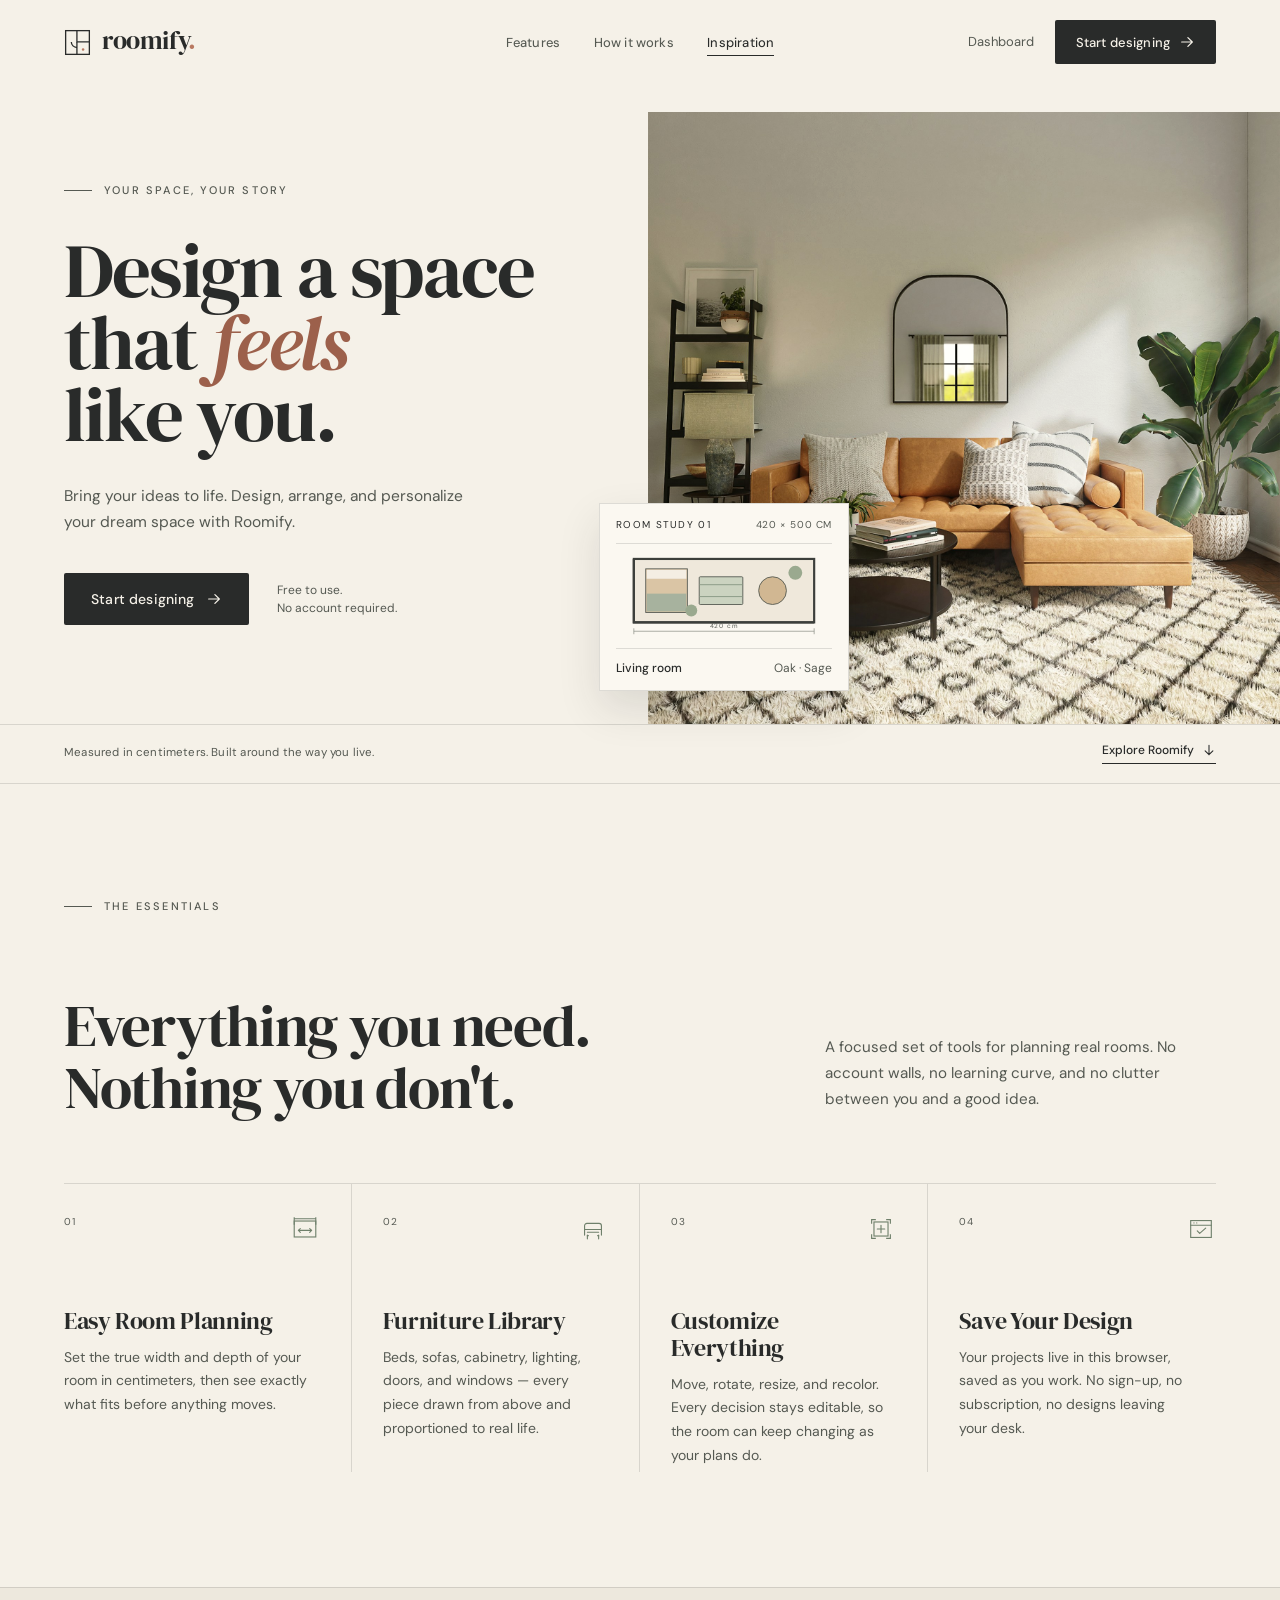
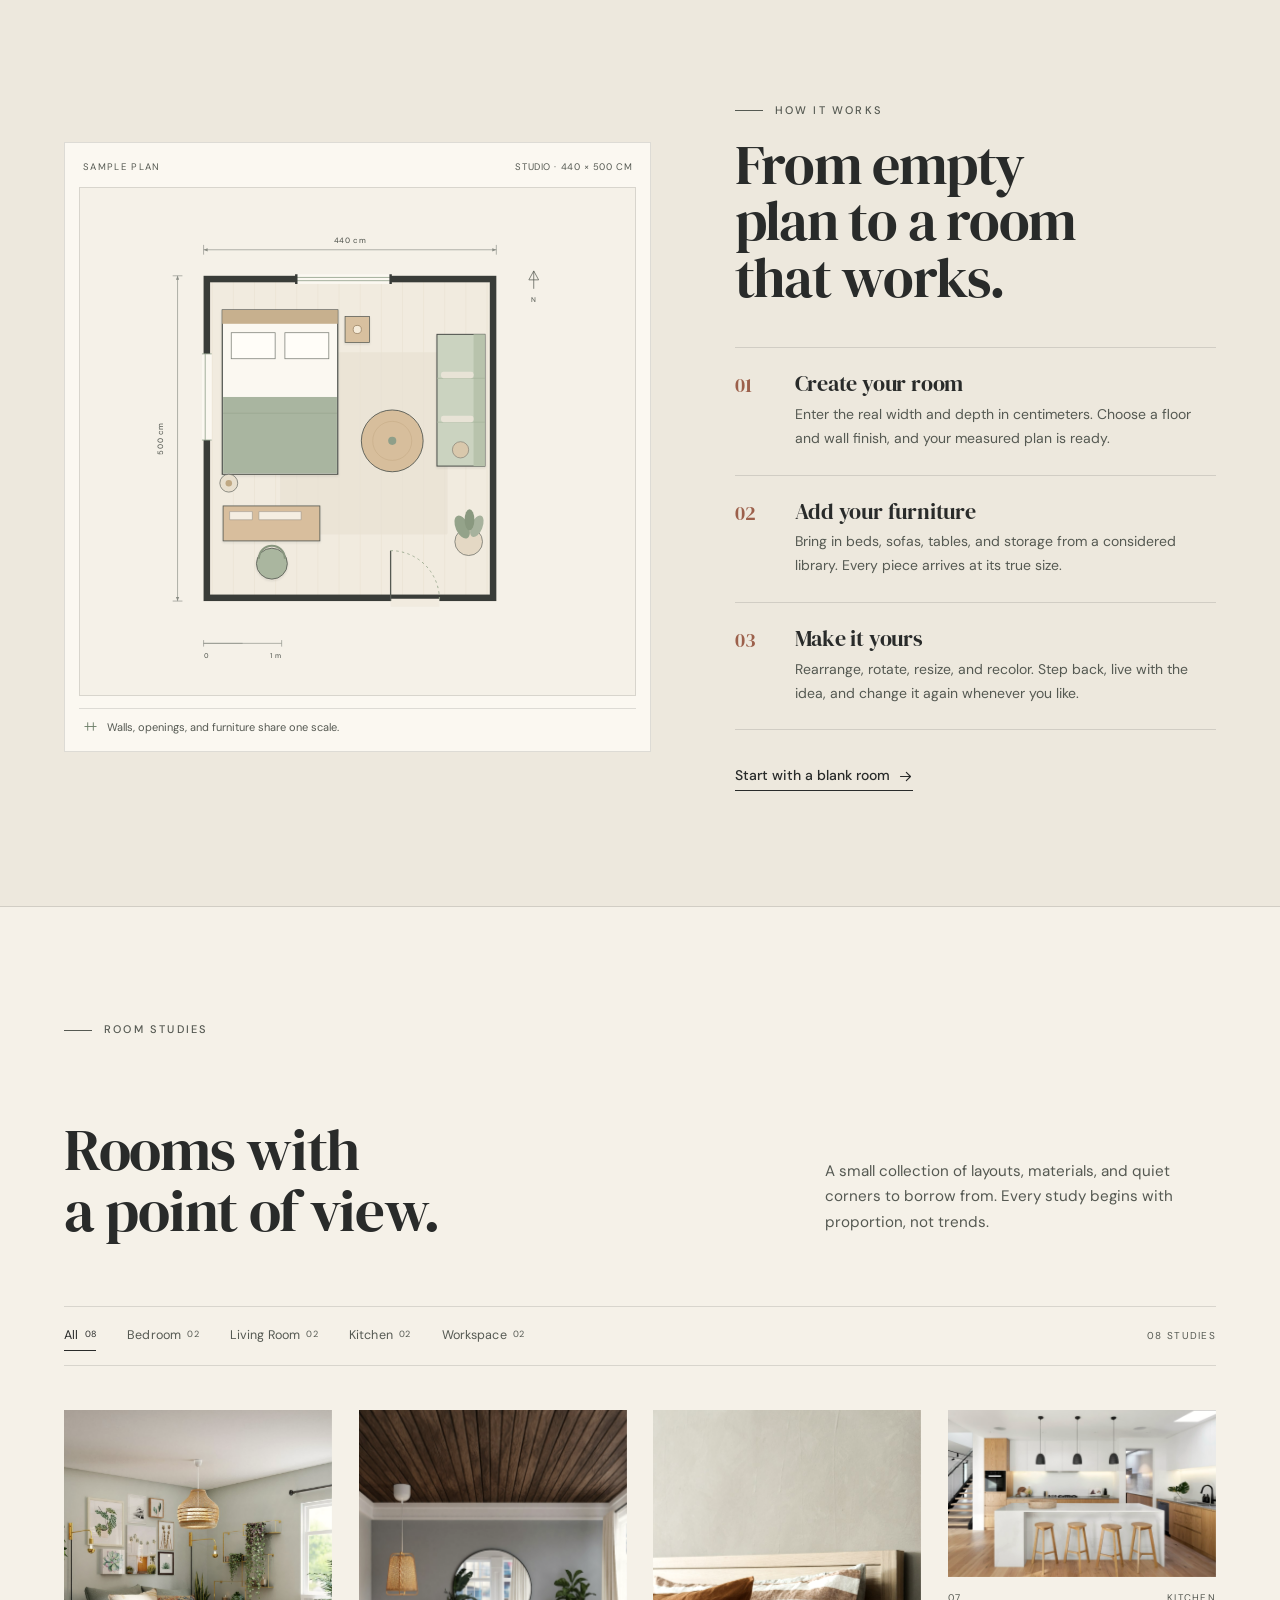
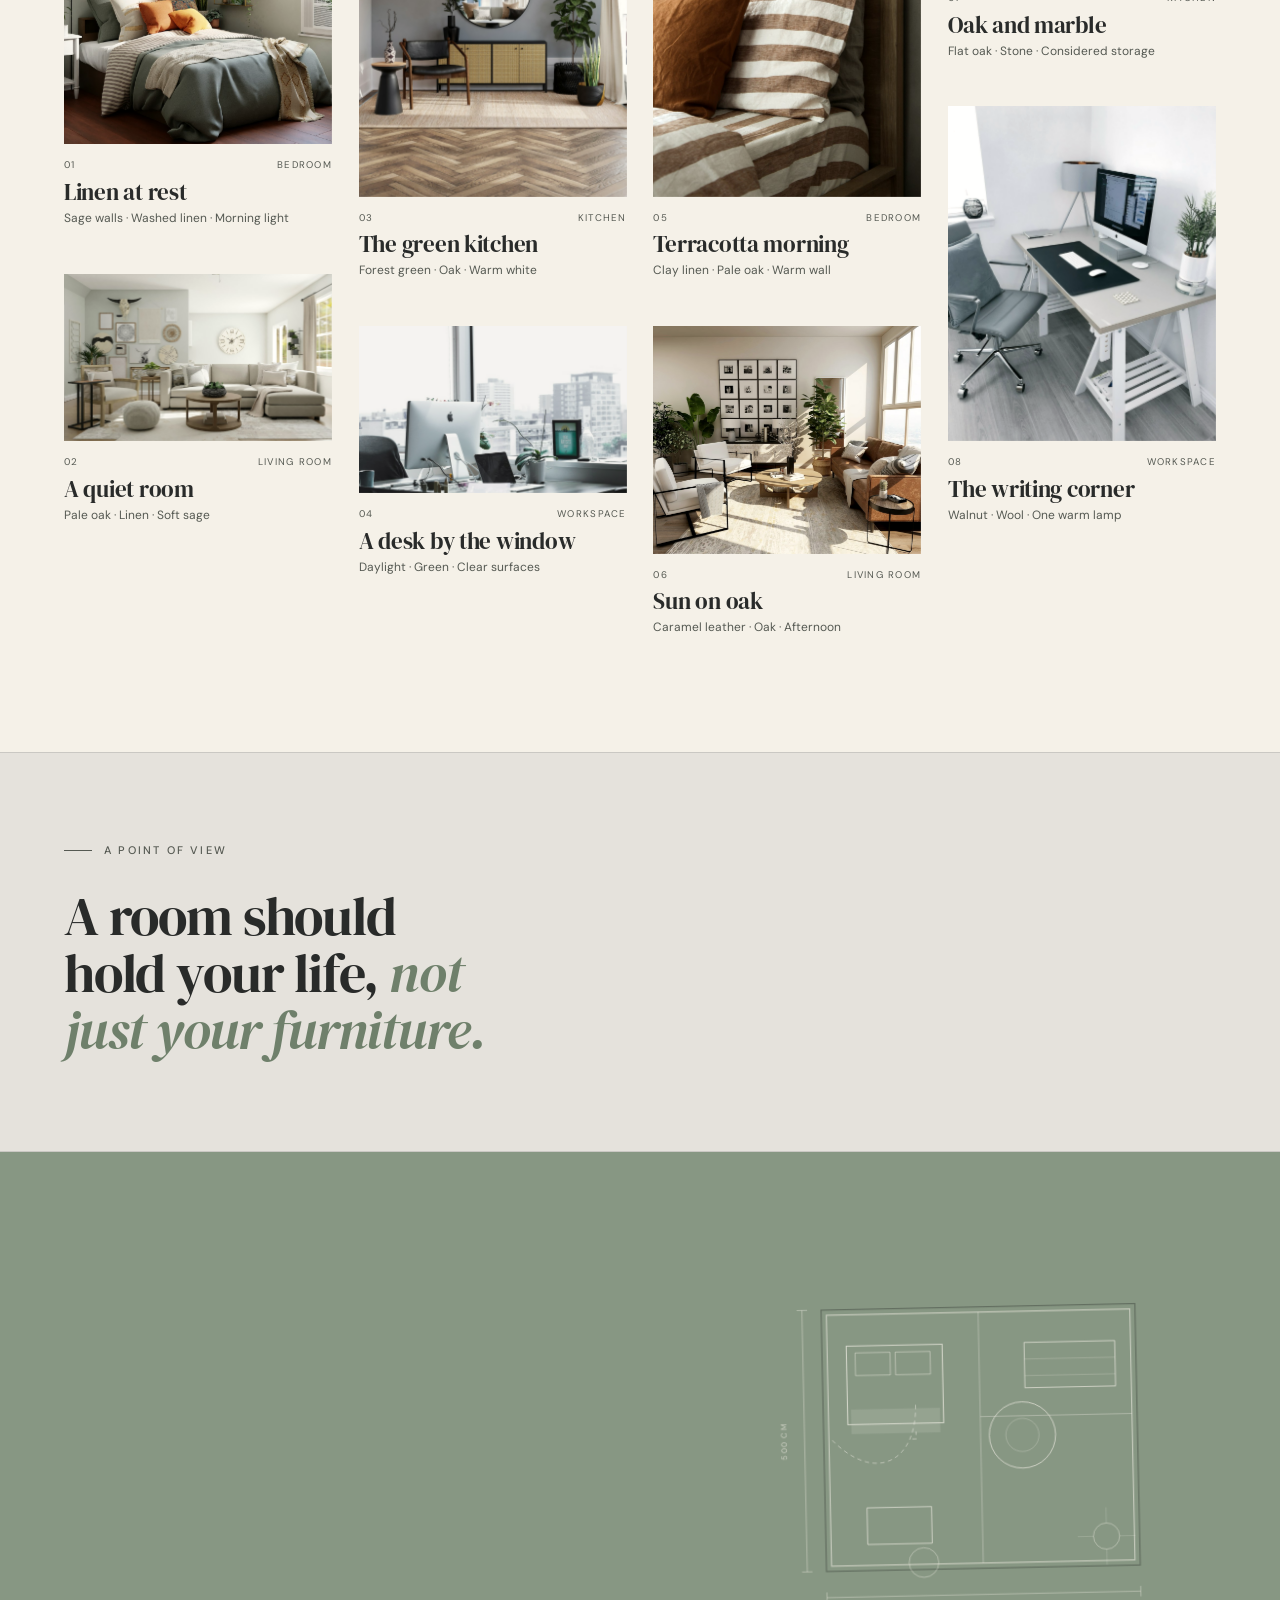
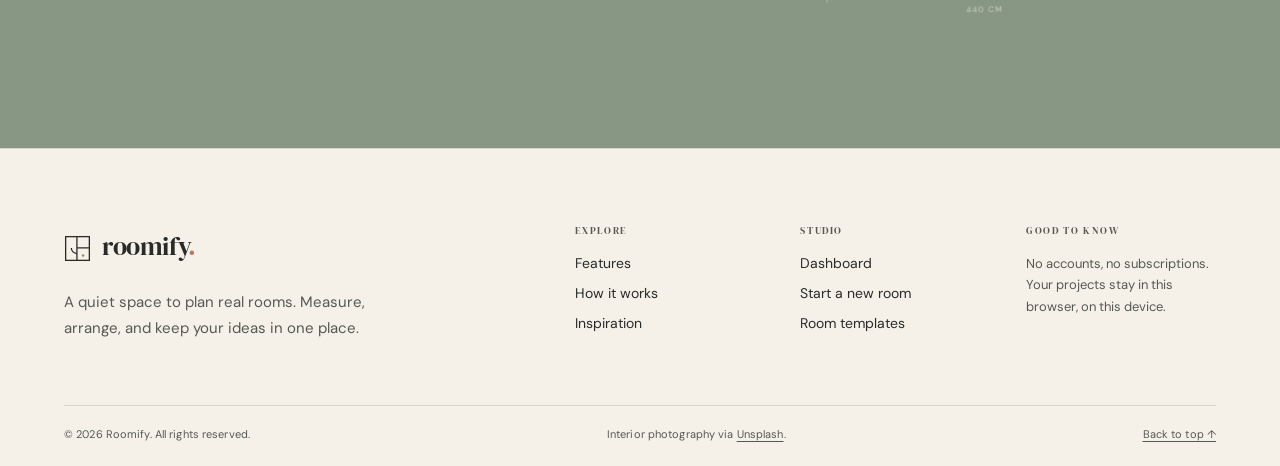
<file: index.html>
<!DOCTYPE html>
<html lang="en">
<head>
  <meta charset="UTF-8">
  <meta name="viewport" content="width=device-width, initial-scale=1.0">
  <title>Roomify — Design your space, your way</title>
  <meta name="description" content="Roomify is a calm, browser-based interior design studio. Plan rooms to real dimensions, arrange furniture, and save your work without an account.">
  <meta name="theme-color" content="#F5F1E8">
  <meta property="og:title" content="Roomify — Design your space, your way">
  <meta property="og:description" content="A quiet 2D room planner for real spaces. Measure in centimeters, arrange what matters, and keep your plans in your browser.">
  <meta property="og:type" content="website">
  <link rel="icon" href="assets/favicon.svg" type="image/svg+xml">
  <script>
    // Preload fonts over HTTP only: file:// pages cannot fetch font files
    // across origins, and CSS @font-face falls back gracefully there.
    if (location.protocol !== 'file:') {
      ['assets/fonts/dm-serif-display-latin.woff2', 'assets/fonts/dm-sans-latin.woff2'].forEach(function (href) {
        var link = document.createElement('link');
        link.rel = 'preload';
        link.as = 'font';
        link.type = 'font/woff2';
        link.crossOrigin = 'anonymous';
        link.href = href;
        document.head.appendChild(link);
      });
    }
  </script>
  <link rel="stylesheet" href="css/tokens.css">
  <link rel="stylesheet" href="css/base.css">
  <link rel="stylesheet" href="css/components.css">
  <link rel="stylesheet" href="css/pages.css">
  <script>document.documentElement.classList.add('js');</script>
</head>
<body class="page-landing" id="top">
  <a class="skip-link" href="#main">Skip to content</a>

  <header class="site-header" data-header>
    <div class="container header__inner">
      <a class="brand" href="index.html" aria-label="Roomify — home">
        <svg class="brand__mark" viewBox="0 0 28 28" fill="none" aria-hidden="true">
          <rect x="1.7" y="1.7" width="24.6" height="24.6" stroke="currentColor" stroke-width="1.35"/>
          <path d="M13.4 1.7v11.7h13" stroke="currentColor" stroke-width="1.35"/>
          <path d="M13.4 13.4v13" stroke="currentColor" stroke-width="1.35"/>
          <path d="M13.4 19.2a5.8 5.8 0 0 1-5.8-5.8" stroke="currentColor" stroke-width="1.35"/>
          <circle cx="19.8" cy="21.2" r="1.3" fill="#B97961"/>
        </svg>
        <span class="brand__word">roomify<span class="brand__dot">.</span></span>
      </a>

      <nav class="header__nav" aria-label="Primary" data-section-nav>
        <a class="nav-link" href="#features" data-section-link="features">Features</a>
        <a class="nav-link" href="#how-it-works" data-section-link="how-it-works">How it works</a>
        <a class="nav-link" href="#inspiration" data-section-link="inspiration">Inspiration</a>
      </nav>

      <div class="header__actions">
        <a class="header__studio-link" href="dashboard.html">Dashboard</a>
        <a class="btn btn--sm" href="dashboard.html">
          Start designing
          <svg viewBox="0 0 18 18" fill="none" aria-hidden="true"><path d="M3 9h12M10 4l5 5-5 5" stroke="currentColor" stroke-width="1.35" stroke-linecap="round" stroke-linejoin="round"/></svg>
        </a>
        <button class="menu-toggle" type="button" aria-label="Open menu" aria-haspopup="dialog" aria-expanded="false" data-menu-open>
          <svg viewBox="0 0 18 18" fill="none" aria-hidden="true">
            <path d="M2 6h14M2 12h14" stroke="currentColor" stroke-width="1.4" stroke-linecap="round"/>
          </svg>
        </button>
      </div>
    </div>
  </header>

  <main id="main">
    <!-- Hero ------------------------------------------------------------ -->
    <section class="hero" aria-labelledby="hero-title">
      <div class="hero__grid">
        <div class="hero__content">
          <p class="eyebrow hero__eyebrow">Your space, your story</p>
          <h1 class="hero__title" id="hero-title">
            Design a space<br>
            that <em>feels</em><br>
            like you.
          </h1>
          <p class="hero__lede">Bring your ideas to life. Design, arrange, and personalize your dream space with Roomify.</p>
          <div class="hero__actions">
            <a class="btn" href="dashboard.html">
              Start designing
              <svg viewBox="0 0 18 18" fill="none" aria-hidden="true"><path d="M3 9h12M10 4l5 5-5 5" stroke="currentColor" stroke-width="1.35" stroke-linecap="round" stroke-linejoin="round"/></svg>
            </a>
            <p class="hero__note">Free to use.<br>No account required.</p>
          </div>
        </div>

        <div class="hero__media">
          <figure class="hero__figure">
            <img
              src="assets/images/hero.jpg"
              alt="A sunlit living room with a tan leather sofa, pale oak shelving, a patterned rug, and a large potted plant."
              width="1800" height="1800" fetchpriority="high">
            <figcaption class="plan-ticket hero__ticket">
              <div class="plan-ticket__head">
                <span>Room study 01</span>
                <span>420 × 500 cm</span>
              </div>
              <div class="plan-ticket__plan">
                <svg viewBox="0 0 218 88" fill="none" aria-hidden="true">
                  <rect x="18" y="7" width="182" height="64" fill="#EFE8DB" stroke="#3C3F3B" stroke-width="2.2"/>
                  <path d="M18 7v64h182" stroke="#3C3F3B" stroke-width="2.2"/>
                  <rect x="30" y="17" width="42" height="44" fill="#DAC5A5" stroke="#575B54" stroke-width="0.9"/>
                  <rect x="31" y="18" width="40" height="9" fill="#F4EEE3"/>
                  <rect x="31" y="42" width="40" height="18" fill="#A7B29E"/>
                  <rect x="84" y="25" width="44" height="28" rx="1" fill="#CBD3C0" stroke="#575B54" stroke-width="0.9"/>
                  <path d="M84 33h44M84 45h44" stroke="#879783" stroke-width="0.9"/>
                  <circle cx="158" cy="39" r="14" fill="#D1B792" stroke="#575B54" stroke-width="0.9"/>
                  <circle cx="181" cy="21" r="7" fill="#9AA98F"/>
                  <circle cx="76" cy="59" r="6" fill="#9AA98F"/>
                  <path d="M18 80h182" stroke="#8A8D85" stroke-width="0.7"/>
                  <path d="M18 77v6M200 77v6" stroke="#8A8D85" stroke-width="0.7"/>
                  <text x="109" y="77" text-anchor="middle" fill="#555952" font-family="DM Sans, sans-serif" font-size="6.4" letter-spacing="0.8">420 cm</text>
                </svg>
              </div>
              <div class="plan-ticket__foot">
                <strong>Living room</strong>
                <span>Oak · Sage</span>
              </div>
            </figcaption>
          </figure>
        </div>
      </div>

      <div class="hero__rail">
        <p>Measured in centimeters. Built around the way you live.</p>
        <a class="text-link" href="#features">
          Explore Roomify
          <svg viewBox="0 0 18 18" fill="none" aria-hidden="true"><path d="M9 3v12M4 10l5 5 5-5" stroke="currentColor" stroke-width="1.35" stroke-linecap="round" stroke-linejoin="round"/></svg>
        </a>
      </div>
    </section>

    <!-- Features -------------------------------------------------------- -->
    <section class="features section" id="features" aria-labelledby="features-title">
      <div class="container">
        <header class="section-head" data-reveal>
          <p class="eyebrow">The essentials</p>
          <h2 class="section-head__title" id="features-title">Everything you need.<br>Nothing you don't.</h2>
          <p class="section-head__intro">A focused set of tools for planning real rooms. No account walls, no learning curve, and no clutter between you and a good idea.</p>
        </header>

        <div class="feature-grid">
          <article class="feature" data-reveal style="--reveal-delay: 0ms">
            <div class="feature__top">
              <span class="feature__number">01</span>
              <svg class="feature__icon" viewBox="0 0 32 32" fill="none" aria-hidden="true">
                <rect x="4.5" y="7.5" width="23" height="17" stroke="currentColor" stroke-width="1.2"/>
                <path d="M4.5 3.5v8M27.5 3.5v8M4.5 5h23" stroke="currentColor" stroke-width="1.2"/>
                <path d="M11 15.5 9 17.5l2 2M21 15.5l2 2-2 2" stroke="currentColor" stroke-width="1.2" stroke-linecap="round" stroke-linejoin="round"/>
                <path d="M9 17.5h14" stroke="currentColor" stroke-width="1.2" stroke-linecap="round"/>
              </svg>
            </div>
            <h3>Easy Room Planning</h3>
            <p>Set the true width and depth of your room in centimeters, then see exactly what fits before anything moves.</p>
          </article>

          <article class="feature" data-reveal style="--reveal-delay: 70ms">
            <div class="feature__top">
              <span class="feature__number">02</span>
              <svg class="feature__icon" viewBox="0 0 32 32" fill="none" aria-hidden="true">
                <path d="M7 17v-4.5A2.5 2.5 0 0 1 9.5 10h13a2.5 2.5 0 0 1 2.5 2.5V17" stroke="currentColor" stroke-width="1.2"/>
                <path d="M7 16.5h18M7 16.5v6M25 16.5v6M10 22.5v4M22 22.5v4M10 19.5h12" stroke="currentColor" stroke-width="1.2" stroke-linecap="round"/>
                <path d="M9.5 23h2M20.5 23h2" stroke="currentColor" stroke-width="1.2"/>
              </svg>
            </div>
            <h3>Furniture Library</h3>
            <p>Beds, sofas, cabinetry, lighting, doors, and windows — every piece drawn from above and proportioned to real life.</p>
          </article>

          <article class="feature" data-reveal style="--reveal-delay: 140ms">
            <div class="feature__top">
              <span class="feature__number">03</span>
              <svg class="feature__icon" viewBox="0 0 32 32" fill="none" aria-hidden="true">
                <rect x="8.5" y="8.5" width="15" height="15" stroke="currentColor" stroke-width="1.2"/>
                <path d="M6 10.5V6h4.5M26 10.5V6h-4.5M6 21.5V26h4.5M26 21.5V26h-4.5" stroke="currentColor" stroke-width="1.2"/>
                <path d="M16 12v8M12 16h8" stroke="currentColor" stroke-width="1.2" stroke-linecap="round"/>
              </svg>
            </div>
            <h3>Customize Everything</h3>
            <p>Move, rotate, resize, and recolor. Every decision stays editable, so the room can keep changing as your plans do.</p>
          </article>

          <article class="feature" data-reveal style="--reveal-delay: 210ms">
            <div class="feature__top">
              <span class="feature__number">04</span>
              <svg class="feature__icon" viewBox="0 0 32 32" fill="none" aria-hidden="true">
                <rect x="5" y="7" width="22" height="18" stroke="currentColor" stroke-width="1.2"/>
                <path d="M5 12h22M8.5 9.5h.01M11.5 9.5h.01" stroke="currentColor" stroke-width="1.2" stroke-linecap="round"/>
                <path d="m12 18 2.6 2.6L21 15" stroke="currentColor" stroke-width="1.2" stroke-linecap="round" stroke-linejoin="round"/>
              </svg>
            </div>
            <h3>Save Your Design</h3>
            <p>Your projects live in this browser, saved as you work. No sign-up, no subscription, no designs leaving your desk.</p>
          </article>
        </div>
      </div>
    </section>

    <!-- How it works ---------------------------------------------------- -->
    <section class="how" id="how-it-works" aria-labelledby="how-title">
      <div class="container how__grid">
        <div class="how__visual" data-reveal>
          <div class="plan-board">
            <div class="plan-board__head">
              <span>Sample plan</span>
              <span>Studio · 440 × 500 cm</span>
            </div>
            <div class="plan-board__stage">
              <svg class="plan-illustration" viewBox="0 0 620 560" fill="none" role="img" aria-labelledby="plan-title plan-desc">
                <title id="plan-title">An example studio floor plan</title>
                <desc id="plan-desc">A measured room with a bed, sofa, coffee table, desk, plants, a window, and a door, complete with dimension lines.</desc>
                <defs>
                  <pattern id="floor-lines" width="26" height="26" patternUnits="userSpaceOnUse">
                    <path d="M0 0v26" stroke="#C8B89F" stroke-width="0.6" opacity="0.55"/>
                  </pattern>
                  <filter id="plan-shadow" x="-20%" y="-20%" width="140%" height="140%">
                    <feDropShadow dx="0" dy="1.6" stdDeviation="1.5" flood-color="#292B2A" flood-opacity="0.12"/>
                  </filter>
                </defs>

                <g class="plan-illustration__dims">
                  <path d="M120 50v-12M480 50v-12M120 44h360" stroke="#8A8D85" stroke-width="0.8"/>
                  <path d="m120 44 5-2v4zM480 44l-5-2v4z" fill="#8A8D85"/>
                  <text x="300" y="36" text-anchor="middle">440 cm</text>
                  <path d="M94 76h-12M94 476h-12M88 76v400" stroke="#8A8D85" stroke-width="0.8"/>
                  <path d="m88 76 2 5h-4zM88 476l2-5h-4z" fill="#8A8D85"/>
                  <text transform="translate(70 276) rotate(-90)" text-anchor="middle">500 cm</text>
                </g>

                <g class="plan-illustration__room">
                  <rect x="120" y="76" width="360" height="400" fill="#F1EBDF"/>
                  <rect x="120" y="76" width="360" height="400" fill="url(#floor-lines)"/>
                  <rect x="124" y="80" width="352" height="392" stroke="#393C38" stroke-width="8"/>
                  <rect x="234" y="74" width="116" height="12" fill="#FBF8F1"/>
                  <path d="M234 78h116M234 82h116" stroke="#8F9F89" stroke-width="1"/>
                  <path d="M234 74v12M350 74v12" stroke="#393C38" stroke-width="3"/>
                  <rect x="118" y="172" width="12" height="106" fill="#FBF8F1"/>
                  <path d="M122 172v106M118 172h12M118 278h12" stroke="#8F9F89" stroke-width="1"/>
                  <path d="M350 478h60" stroke="#F1EBDF" stroke-width="10"/>
                  <path d="M350 476V414" stroke="#555952" stroke-width="1.6"/>
                  <path d="M350 414a60 60 0 0 1 60 60" stroke="#9AA98F" stroke-width="1.1" stroke-dasharray="3 4"/>
                </g>

                <g class="plan-illustration__furniture">
                  <g class="plan-illustration__item" style="--item-delay: 80ms">
                    <rect x="214" y="170" width="206" height="224" rx="1" fill="#E9E1D3" opacity="0.7"/>
                  </g>

                  <g class="plan-illustration__item" style="--item-delay: 170ms" filter="url(#plan-shadow)">
                    <rect x="143" y="118" width="142" height="202" fill="#FBF8F1" stroke="#484B46" stroke-width="1.4"/>
                    <rect x="143" y="118" width="142" height="17" fill="#C7B08E"/>
                    <rect x="154" y="146" width="54" height="32" fill="#FFFDF8" stroke="#777B73" stroke-width="0.9"/>
                    <rect x="220" y="146" width="54" height="32" fill="#FFFDF8" stroke="#777B73" stroke-width="0.9"/>
                    <rect x="144" y="225" width="140" height="94" fill="#A9B5A0"/>
                    <path d="M144 245h140" stroke="#97A58D" stroke-width="0.8"/>
                    <rect x="294" y="126" width="30" height="32" fill="#D8C09F" stroke="#555952" stroke-width="0.9"/>
                    <circle cx="309" cy="142" r="5" fill="#F5EBD9" stroke="#8A7253" stroke-width="0.8"/>
                  </g>

                  <g class="plan-illustration__item" style="--item-delay: 260ms" filter="url(#plan-shadow)">
                    <rect x="407" y="148" width="59" height="162" fill="#CBD3C0" stroke="#484B46" stroke-width="1.2"/>
                    <rect x="452" y="148" width="14" height="162" fill="#B8C3AC"/>
                    <path d="M407 202h59M407 256h59" stroke="#A7B49B" stroke-width="0.9"/>
                    <rect x="412" y="194" width="40" height="8" rx="3" fill="#E8E3D6"/>
                    <rect x="412" y="248" width="40" height="8" rx="3" fill="#E8E3D6"/>
                    <circle cx="436" cy="290" r="10" fill="#D9C8AC" stroke="#807B70" stroke-width="0.8"/>
                  </g>

                  <g class="plan-illustration__item" style="--item-delay: 350ms">
                    <circle cx="352" cy="279" r="38" fill="#D7BE9C" stroke="#555952" stroke-width="1.1"/>
                    <circle cx="352" cy="279" r="24" stroke="#C4AA86" stroke-width="0.7"/>
                    <circle cx="352" cy="279" r="5" fill="#8F9F89"/>
                  </g>

                  <g class="plan-illustration__item" style="--item-delay: 440ms" filter="url(#plan-shadow)">
                    <rect x="144" y="359" width="119" height="43" fill="#D8BE9D" stroke="#555952" stroke-width="1"/>
                    <path d="M152 366h28v10h-28zM188 366h52v10h-52z" fill="#F5EEE2" stroke="#8E8A80" stroke-width="0.6"/>
                    <circle cx="204" cy="430" r="19" fill="#AAB69F" stroke="#555952" stroke-width="1"/>
                    <path d="M188 424a16 16 0 0 1 32 0" stroke="#88957E" stroke-width="2.5"/>
                  </g>

                  <g class="plan-illustration__item" style="--item-delay: 520ms">
                    <circle cx="151" cy="331" r="11" fill="#E8DFCE" stroke="#6A6D66" stroke-width="0.9"/>
                    <circle cx="151" cy="331" r="4" fill="#C0A883"/>
                  </g>

                  <g class="plan-illustration__item" style="--item-delay: 600ms">
                    <circle cx="446" cy="403" r="17" fill="#E4D8C4" stroke="#6A6D66" stroke-width="0.9"/>
                    <ellipse cx="438" cy="385" rx="8" ry="15" fill="#94A38A" transform="rotate(-24 438 385)"/>
                    <ellipse cx="456" cy="384" rx="7" ry="14" fill="#A7B29D" transform="rotate(22 456 384)"/>
                    <ellipse cx="447" cy="376" rx="6" ry="13" fill="#89987F"/>
                  </g>
                </g>

                <g class="plan-illustration__notes">
                  <path d="M526 92v-22" stroke="#555952" stroke-width="0.9"/>
                  <path d="m526 70 6 11h-12z" fill="none" stroke="#555952" stroke-width="0.9"/>
                  <text x="526" y="108" text-anchor="middle">N</text>
                  <path d="M120 528h96" stroke="#8A8D85" stroke-width="0.8"/>
                  <path d="M120 524v8M216 524v8M120 528h48" stroke="#8A8D85" stroke-width="0.8"/>
                  <text x="120" y="546">0</text>
                  <text x="216" y="546" text-anchor="end">1 m</text>
                </g>
              </svg>
            </div>
            <p class="plan-board__note">
              <svg viewBox="0 0 16 16" fill="none" aria-hidden="true"><path d="M2 8h12M5 4v8M11 4v8" stroke="currentColor" stroke-width="1" stroke-linecap="round"/></svg>
              Walls, openings, and furniture share one scale.
            </p>
          </div>
        </div>

        <div class="how__content">
          <p class="eyebrow" data-reveal>How it works</p>
          <h2 class="how__title" id="how-title" data-reveal>From empty plan to a room that works.</h2>
          <ol class="steps">
            <li class="step" data-reveal style="--reveal-delay: 60ms">
              <span class="step__number">01</span>
              <div class="step__copy">
                <h3>Create your room</h3>
                <p>Enter the real width and depth in centimeters. Choose a floor and wall finish, and your measured plan is ready.</p>
              </div>
            </li>
            <li class="step" data-reveal style="--reveal-delay: 120ms">
              <span class="step__number">02</span>
              <div class="step__copy">
                <h3>Add your furniture</h3>
                <p>Bring in beds, sofas, tables, and storage from a considered library. Every piece arrives at its true size.</p>
              </div>
            </li>
            <li class="step" data-reveal style="--reveal-delay: 180ms">
              <span class="step__number">03</span>
              <div class="step__copy">
                <h3>Make it yours</h3>
                <p>Rearrange, rotate, resize, and recolor. Step back, live with the idea, and change it again whenever you like.</p>
              </div>
            </li>
          </ol>
          <a class="text-link" href="dashboard.html" data-reveal>
            Start with a blank room
            <svg viewBox="0 0 18 18" fill="none" aria-hidden="true"><path d="M3 9h12M10 4l5 5-5 5" stroke="currentColor" stroke-width="1.35" stroke-linecap="round" stroke-linejoin="round"/></svg>
          </a>
        </div>
      </div>
    </section>

    <!-- Inspiration ----------------------------------------------------- -->
    <section class="inspiration section" id="inspiration" aria-labelledby="inspiration-title">
      <div class="container">
        <header class="section-head" data-reveal>
          <p class="eyebrow">Room studies</p>
          <h2 class="section-head__title" id="inspiration-title">Rooms with<br>a point of view.</h2>
          <p class="section-head__intro">A small collection of layouts, materials, and quiet corners to borrow from. Every study begins with proportion, not trends.</p>
        </header>

        <div class="study-bar" data-reveal>
          <div class="study-filters" role="group" aria-label="Filter room studies">
            <button class="filter-btn is-active" type="button" data-filter="all" aria-pressed="true">
              All <span>08</span>
            </button>
            <button class="filter-btn" type="button" data-filter="bedroom" aria-pressed="false">
              Bedroom <span>02</span>
            </button>
            <button class="filter-btn" type="button" data-filter="living" aria-pressed="false">
              Living Room <span>02</span>
            </button>
            <button class="filter-btn" type="button" data-filter="kitchen" aria-pressed="false">
              Kitchen <span>02</span>
            </button>
            <button class="filter-btn" type="button" data-filter="workspace" aria-pressed="false">
              Workspace <span>02</span>
            </button>
          </div>
          <p class="study-bar__count" data-study-count>08 studies</p>
        </div>

        <div class="studies" data-studies data-view="all">
          <figure class="study" data-category="bedroom">
            <div class="study__media study__media--portrait">
              <img src="assets/images/inspiration-bedroom-linen.jpg" alt="A calm bedroom with pale sage walls, a low oak bed, ivory linen bedding, and a copper-toned throw." width="1200" height="1200" loading="lazy">
            </div>
            <figcaption class="study__caption">
              <p class="study__meta"><span>01</span><span>Bedroom</span></p>
              <h3 class="study__title">Linen at rest</h3>
              <p class="study__details">Sage walls · Washed linen · Morning light</p>
            </figcaption>
          </figure>

          <figure class="study" data-category="living">
            <div class="study__media study__media--wide">
              <img src="assets/images/inspiration-living-soft.jpg" alt="A light living room with a long cream sofa, sage green wall, and a large window with linen curtains." width="1200" height="675" loading="lazy">
            </div>
            <figcaption class="study__caption">
              <p class="study__meta"><span>02</span><span>Living Room</span></p>
              <h3 class="study__title">A quiet room</h3>
              <p class="study__details">Pale oak · Linen · Soft sage</p>
            </figcaption>
          </figure>

          <figure class="study" data-category="kitchen">
            <div class="study__media study__media--tall">
              <img src="assets/images/inspiration-kitchen-green.jpg" alt="A warm kitchen with deep green cabinetry, reclaimed oak shelves, and a pale stone floor." width="1100" height="1956" loading="lazy">
            </div>
            <figcaption class="study__caption">
              <p class="study__meta"><span>03</span><span>Kitchen</span></p>
              <h3 class="study__title">The green kitchen</h3>
              <p class="study__details">Forest green · Oak · Warm white</p>
            </figcaption>
          </figure>

          <figure class="study" data-category="workspace">
            <div class="study__media study__media--wide">
              <img src="assets/images/inspiration-workspace-desk.jpg" alt="A quiet desk by a tall window with a computer, plant, and a view over the city." width="1100" height="733" loading="lazy">
            </div>
            <figcaption class="study__caption">
              <p class="study__meta"><span>04</span><span>Workspace</span></p>
              <h3 class="study__title">A desk by the window</h3>
              <p class="study__details">Daylight · Green · Clear surfaces</p>
            </figcaption>
          </figure>

          <figure class="study" data-category="bedroom">
            <div class="study__media study__media--tall">
              <img src="assets/images/inspiration-bedroom-terracotta.jpg" alt="A close view of an oak bed with terracotta and striped linen pillows in warm afternoon light." width="1000" height="1500" loading="lazy">
            </div>
            <figcaption class="study__caption">
              <p class="study__meta"><span>05</span><span>Bedroom</span></p>
              <h3 class="study__title">Terracotta morning</h3>
              <p class="study__details">Clay linen · Pale oak · Warm wall</p>
            </figcaption>
          </figure>

          <figure class="study" data-category="living">
            <div class="study__media study__media--square">
              <img src="assets/images/inspiration-living-warm.jpg" alt="A warm living room with a tan leather sofa, gallery wall, oak coffee table, and tall plants." width="1200" height="900" loading="lazy">
            </div>
            <figcaption class="study__caption">
              <p class="study__meta"><span>06</span><span>Living Room</span></p>
              <h3 class="study__title">Sun on oak</h3>
              <p class="study__details">Caramel leather · Oak · Afternoon</p>
            </figcaption>
          </figure>

          <figure class="study" data-category="kitchen">
            <div class="study__media study__media--wide">
              <img src="assets/images/inspiration-kitchen-oak.jpg" alt="A modern kitchen with oak cabinetry, a pale stone island, and three dark pendant lights." width="1200" height="800" loading="lazy">
            </div>
            <figcaption class="study__caption">
              <p class="study__meta"><span>07</span><span>Kitchen</span></p>
              <h3 class="study__title">Oak and marble</h3>
              <p class="study__details">Flat oak · Stone · Considered storage</p>
            </figcaption>
          </figure>

          <figure class="study" data-category="workspace">
            <div class="study__media study__media--portrait">
              <img src="assets/images/inspiration-workspace-detail.jpg" alt="A warm wooden desk in low evening light with a laptop, notebook, and a small plant." width="1100" height="1467" loading="lazy">
            </div>
            <figcaption class="study__caption">
              <p class="study__meta"><span>08</span><span>Workspace</span></p>
              <h3 class="study__title">The writing corner</h3>
              <p class="study__details">Walnut · Wool · One warm lamp</p>
            </figcaption>
          </figure>
        </div>
      </div>
    </section>

    <!-- Manifesto ------------------------------------------------------- -->
    <section class="manifesto" aria-labelledby="manifesto-title">
      <div class="container manifesto__grid">
        <p class="eyebrow">A point of view</p>
        <h2 class="manifesto__quote" id="manifesto-title">A room should hold your life, <em>not just your furniture.</em></h2>
        <div class="manifesto__note" data-reveal>
          <p>Start with the footprint, not the trend. Give the things you love a place, leave room to breathe, and let the plan follow the way you actually live.</p>
          <p class="manifesto__signature">Design your space, your way.</p>
        </div>
      </div>
    </section>

    <!-- Closing CTA ----------------------------------------------------- -->
    <section class="closing" aria-labelledby="closing-title">
      <div class="container closing__grid">
        <div class="closing__copy" data-reveal>
          <p class="eyebrow">Start where you are</p>
          <h2 class="closing__title" id="closing-title">The room is already yours.</h2>
          <p class="closing__lede">Make it fit the way you live. Start with a footprint, bring in what matters, and take your time.</p>
          <div class="closing__actions">
            <a class="btn btn--ivory" href="dashboard.html">
              Open your studio
              <svg viewBox="0 0 18 18" fill="none" aria-hidden="true"><path d="M3 9h12M10 4l5 5-5 5" stroke="currentColor" stroke-width="1.35" stroke-linecap="round" stroke-linejoin="round"/></svg>
            </a>
            <a class="closing__link" href="#inspiration">Browse room studies</a>
          </div>
          <p class="closing__note">Free to use. No account. Saved in your browser.</p>
        </div>

        <div class="closing__art" aria-hidden="true">
          <svg viewBox="0 0 520 430" fill="none">
            <rect x="70" y="50" width="360" height="300" stroke="#2E332D" stroke-width="1.4" opacity="0.4"/>
            <rect x="76" y="56" width="348" height="288" stroke="#F5F1E8" stroke-width="1.4" opacity="0.55"/>
            <path d="M250 56v120h174M250 176v168" stroke="#F5F1E8" stroke-width="1" opacity="0.4"/>
            <rect x="98" y="92" width="110" height="90" stroke="#F5F1E8" stroke-width="1.2" opacity="0.7"/>
            <rect x="108" y="100" width="40" height="26" stroke="#F5F1E8" stroke-width="0.9" opacity="0.55"/>
            <rect x="154" y="100" width="40" height="26" stroke="#F5F1E8" stroke-width="0.9" opacity="0.55"/>
            <rect x="102" y="165" width="102" height="28" fill="#F5F1E8" opacity="0.12"/>
            <rect x="302" y="92" width="104" height="52" stroke="#F5F1E8" stroke-width="1.1" opacity="0.65"/>
            <path d="M302 111h104M302 130h104" stroke="#F5F1E8" stroke-width="0.7" opacity="0.35"/>
            <circle cx="298" cy="198" r="38" stroke="#F5F1E8" stroke-width="1.1" opacity="0.65"/>
            <circle cx="298" cy="198" r="19" stroke="#F5F1E8" stroke-width="0.8" opacity="0.35"/>
            <path d="M118 278h74v42h-74z" stroke="#F5F1E8" stroke-width="1.1" opacity="0.65"/>
            <circle cx="182" cy="342" r="17" stroke="#F5F1E8" stroke-width="0.9" opacity="0.5"/>
            <circle cx="392" cy="316" r="15" stroke="#F5F1E8" stroke-width="0.9" opacity="0.5"/>
            <path d="M392 301v-18M392 331v18M377 316h-18M407 316h18" stroke="#F5F1E8" stroke-width="0.7" opacity="0.3"/>
            <path d="M70 380h360M70 374v12M430 374v12" stroke="#F5F1E8" stroke-width="0.8" opacity="0.55"/>
            <text x="250" y="400" text-anchor="middle" fill="#F5F1E8" opacity="0.65" font-family="DM Sans, sans-serif" font-size="9" letter-spacing="1.4">440 CM</text>
            <path d="M48 50v300M42 50h12M42 350h12" stroke="#F5F1E8" stroke-width="0.8" opacity="0.55"/>
            <text transform="translate(28 200) rotate(-90)" text-anchor="middle" fill="#F5F1E8" opacity="0.65" font-family="DM Sans, sans-serif" font-size="9" letter-spacing="1.4">500 CM</text>
            <path d="M80 200c50 52 98 24 96-42m-4 42h4v-8" stroke="#F5F1E8" stroke-width="1.1" stroke-linecap="round" stroke-dasharray="4 5" opacity="0.5"/>
          </svg>
        </div>
      </div>
    </section>
  </main>

  <footer class="site-footer">
    <div class="container">
      <div class="footer__grid">
        <div class="footer__brand">
          <a class="brand" href="index.html" aria-label="Roomify — home">
            <svg class="brand__mark" viewBox="0 0 28 28" fill="none" aria-hidden="true">
              <rect x="1.7" y="1.7" width="24.6" height="24.6" stroke="currentColor" stroke-width="1.35"/>
              <path d="M13.4 1.7v11.7h13M13.4 13.4v13" stroke="currentColor" stroke-width="1.35"/>
              <path d="M13.4 19.2a5.8 5.8 0 0 1-5.8-5.8" stroke="currentColor" stroke-width="1.35"/>
              <circle cx="19.8" cy="21.2" r="1.3" fill="#B97961"/>
            </svg>
            <span class="brand__word">roomify<span class="brand__dot">.</span></span>
          </a>
          <p class="footer__statement">A quiet space to plan real rooms. Measure, arrange, and keep your ideas in one place.</p>
        </div>

        <div>
          <h2 class="footer__heading">Explore</h2>
          <nav class="footer__links" aria-label="Explore Roomify">
            <a href="#features">Features</a>
            <a href="#how-it-works">How it works</a>
            <a href="#inspiration">Inspiration</a>
          </nav>
        </div>

        <div>
          <h2 class="footer__heading">Studio</h2>
          <nav class="footer__links" aria-label="Roomify studio">
            <a href="dashboard.html">Dashboard</a>
            <a href="dashboard.html?new=1">Start a new room</a>
            <a href="dashboard.html#templates">Room templates</a>
          </nav>
        </div>

        <div>
          <h2 class="footer__heading">Good to know</h2>
          <p class="footer__note">No accounts, no subscriptions. Your projects stay in this browser, on this device.</p>
        </div>
      </div>

      <div class="footer__bottom">
        <span>© <span data-year>2026</span> Roomify. All rights reserved.</span>
        <span>Interior photography via <a href="https://unsplash.com" target="_blank" rel="noopener noreferrer">Unsplash</a>.</span>
        <a href="#top">Back to top ↑</a>
      </div>
    </div>
  </footer>

  <dialog class="menu-sheet" id="menu-sheet" aria-label="Site menu">
    <div class="menu-sheet__top">
      <a class="brand" href="index.html" aria-label="Roomify — home">
        <svg class="brand__mark" viewBox="0 0 28 28" fill="none" aria-hidden="true">
          <rect x="1.7" y="1.7" width="24.6" height="24.6" stroke="currentColor" stroke-width="1.35"/>
          <path d="M13.4 1.7v11.7h13M13.4 13.4v13" stroke="currentColor" stroke-width="1.35"/>
          <path d="M13.4 19.2a5.8 5.8 0 0 1-5.8-5.8" stroke="currentColor" stroke-width="1.35"/>
          <circle cx="19.8" cy="21.2" r="1.3" fill="#B97961"/>
        </svg>
        <span class="brand__word">roomify<span class="brand__dot">.</span></span>
      </a>
      <button class="menu-sheet__close" type="button" aria-label="Close menu" data-menu-close>
        <svg viewBox="0 0 18 18" fill="none" aria-hidden="true"><path d="m3 3 12 12M15 3 3 15" stroke="currentColor" stroke-width="1.35" stroke-linecap="round"/></svg>
      </button>
    </div>
    <nav class="menu-sheet__nav" aria-label="Mobile">
      <a class="menu-sheet__link" href="#features"><span class="menu-sheet__index">01</span>Features</a>
      <a class="menu-sheet__link" href="#how-it-works"><span class="menu-sheet__index">02</span>How it works</a>
      <a class="menu-sheet__link" href="#inspiration"><span class="menu-sheet__index">03</span>Inspiration</a>
      <a class="menu-sheet__link" href="dashboard.html"><span class="menu-sheet__index">04</span>Dashboard</a>
    </nav>
    <div class="menu-sheet__foot">
      <a class="btn btn--block" href="dashboard.html">
        Start designing
        <svg viewBox="0 0 18 18" fill="none" aria-hidden="true"><path d="M3 9h12M10 4l5 5-5 5" stroke="currentColor" stroke-width="1.35" stroke-linecap="round" stroke-linejoin="round"/></svg>
      </a>
      <p>Free to use. No account required.</p>
    </div>
  </dialog>

  <script src="js/ui.js" defer></script>
  <script src="js/nav.js" defer></script>
  <script src="js/landing.js" defer></script>
</body>
</html>
</file>
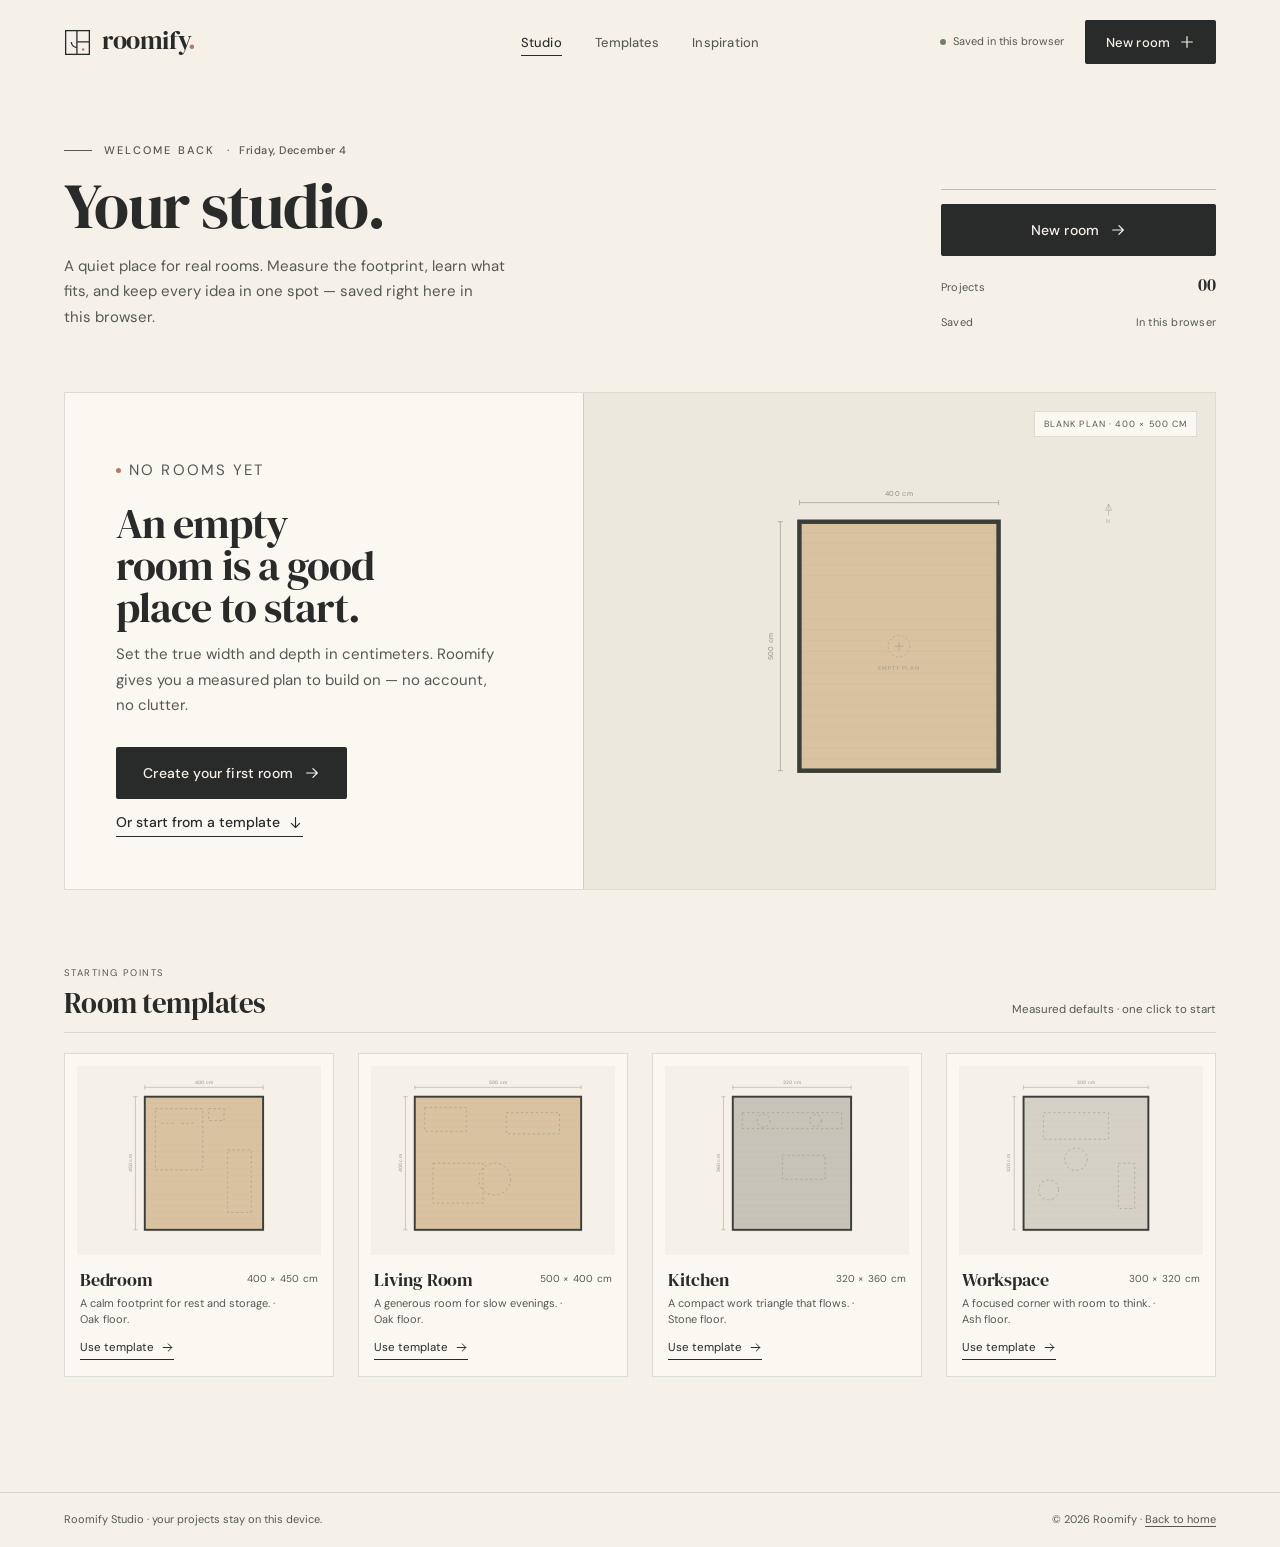
<file: dashboard.html>
<!DOCTYPE html>
<html lang="en">
<head>
  <meta charset="UTF-8">
  <meta name="viewport" content="width=device-width, initial-scale=1.0">
  <title>Your studio — Roomify</title>
  <meta name="description" content="Your Roomify studio. Start a measured room from scratch or a template, and keep every plan saved in this browser.">
  <meta name="theme-color" content="#F5F1E8">
  <link rel="icon" href="assets/favicon.svg" type="image/svg+xml">
  <script>
    // Preload fonts over HTTP only: file:// pages cannot fetch font files
    // across origins, and CSS @font-face falls back gracefully there.
    if (location.protocol !== 'file:') {
      ['assets/fonts/dm-serif-display-latin.woff2', 'assets/fonts/dm-sans-latin.woff2'].forEach(function (href) {
        var link = document.createElement('link');
        link.rel = 'preload';
        link.as = 'font';
        link.type = 'font/woff2';
        link.crossOrigin = 'anonymous';
        link.href = href;
        document.head.appendChild(link);
      });
    }
  </script>
  <link rel="stylesheet" href="css/tokens.css">
  <link rel="stylesheet" href="css/base.css">
  <link rel="stylesheet" href="css/components.css">
  <link rel="stylesheet" href="css/pages.css">
  <script>document.documentElement.classList.add('js');</script>
</head>
<body class="page-dashboard" id="top">
  <a class="skip-link" href="#main">Skip to content</a>

  <header class="site-header site-header--app" data-header>
    <div class="container header__inner">
      <a class="brand" href="index.html" aria-label="Roomify — home">
        <svg class="brand__mark" viewBox="0 0 28 28" fill="none" aria-hidden="true">
          <rect x="1.7" y="1.7" width="24.6" height="24.6" stroke="currentColor" stroke-width="1.35"/>
          <path d="M13.4 1.7v11.7h13" stroke="currentColor" stroke-width="1.35"/>
          <path d="M13.4 13.4v13" stroke="currentColor" stroke-width="1.35"/>
          <path d="M13.4 19.2a5.8 5.8 0 0 1-5.8-5.8" stroke="currentColor" stroke-width="1.35"/>
          <circle cx="19.8" cy="21.2" r="1.3" fill="#B97961"/>
        </svg>
        <span class="brand__word">roomify<span class="brand__dot">.</span></span>
      </a>

      <nav class="header__nav" aria-label="Studio">
        <a class="nav-link is-active" href="dashboard.html" aria-current="page">Studio</a>
        <a class="nav-link" href="#templates">Templates</a>
        <a class="nav-link" href="index.html#inspiration">Inspiration</a>
      </nav>

      <div class="header__actions">
        <p class="storage-pill" data-storage-pill>Saved in this browser</p>
        <button class="btn btn--sm" type="button" data-new-project>
          New room
          <svg viewBox="0 0 18 18" fill="none" aria-hidden="true"><path d="M9 3v12M3 9h12" stroke="currentColor" stroke-width="1.35" stroke-linecap="round"/></svg>
        </button>
        <button class="menu-toggle" type="button" aria-label="Open menu" aria-haspopup="dialog" aria-expanded="false" data-menu-open>
          <svg viewBox="0 0 18 18" fill="none" aria-hidden="true">
            <path d="M2 6h14M2 12h14" stroke="currentColor" stroke-width="1.4" stroke-linecap="round"/>
          </svg>
        </button>
      </div>
    </div>
  </header>

  <main id="main">
    <section class="studio" aria-labelledby="studio-title">
      <div class="container">
        <div class="storage-alert" data-storage-alert hidden>
          <svg viewBox="0 0 18 18" fill="none" aria-hidden="true">
            <circle cx="9" cy="9" r="7.25" stroke="currentColor" stroke-width="1.1"/>
            <path d="M9 5.2v4.4M9 12.4v.1" stroke="currentColor" stroke-width="1.2" stroke-linecap="round"/>
          </svg>
          <p data-storage-alert-text><strong>Your projects can't be reached.</strong> Check this browser's site-data settings, then reload the studio.</p>
        </div>

        <header class="studio-head">
          <div>
            <p class="eyebrow studio-head__eyebrow">
              Welcome back
              <span class="studio-head__date" data-today>Today</span>
            </p>
            <h1 class="studio-title" id="studio-title">Your studio.</h1>
            <p class="studio-head__intro">A quiet place for real rooms. Measure the footprint, learn what fits, and keep every idea in one spot — saved right here in this browser.</p>
          </div>

          <div class="studio-meta">
            <button class="btn" type="button" data-new-project>
              New room
              <svg viewBox="0 0 18 18" fill="none" aria-hidden="true"><path d="M3 9h12M10 4l5 5-5 5" stroke="currentColor" stroke-width="1.35" stroke-linecap="round" stroke-linejoin="round"/></svg>
            </button>
            <p class="studio-meta__line">
              <span>Projects</span>
              <span class="studio-meta__count" data-project-count>00</span>
            </p>
            <p class="studio-meta__line">
              <span>Saved</span>
              <span data-storage-label>In this browser</span>
            </p>
          </div>
        </header>

        <section class="empty-state" data-empty-state aria-labelledby="empty-title">
          <div class="empty-state__copy">
            <p class="empty-state__kicker">No rooms yet</p>
            <h2 id="empty-title">An empty room is a good place to start.</h2>
            <p>Set the true width and depth in centimeters. Roomify gives you a measured plan to build on — no account, no clutter.</p>
            <div class="empty-state__actions">
              <button class="btn" type="button" data-new-project>
                Create your first room
                <svg viewBox="0 0 18 18" fill="none" aria-hidden="true"><path d="M3 9h12M10 4l5 5-5 5" stroke="currentColor" stroke-width="1.35" stroke-linecap="round" stroke-linejoin="round"/></svg>
              </button>
              <a class="text-link" href="#templates">
                Or start from a template
                <svg viewBox="0 0 18 18" fill="none" aria-hidden="true"><path d="M9 3v12M4 10l5 5 5-5" stroke="currentColor" stroke-width="1.35" stroke-linecap="round" stroke-linejoin="round"/></svg>
              </a>
            </div>
          </div>
          <div class="empty-state__visual" data-empty-visual>
            <span class="empty-state__badge">Blank plan · 400 × 500 cm</span>
          </div>
        </section>

        <section class="studio-section" data-recent-section aria-labelledby="recent-title" hidden>
          <div class="section-row">
            <div>
              <span class="section-row__eyebrow">In progress</span>
              <h2 id="recent-title">Recent rooms</h2>
            </div>
            <p class="section-row__aside" data-recent-aside>Most recently edited</p>
          </div>
          <div class="project-grid" data-recent-grid></div>
        </section>

        <section class="studio-section" data-all-section aria-labelledby="all-title" hidden>
          <div class="section-row">
            <div>
              <span class="section-row__eyebrow">The archive</span>
              <h2 id="all-title">All rooms</h2>
            </div>
            <p class="section-row__aside" data-all-aside>Newest first</p>
          </div>
          <div class="project-grid" data-all-grid></div>
        </section>

        <section class="studio-section" id="templates" aria-labelledby="templates-title">
          <div class="section-row">
            <div>
              <span class="section-row__eyebrow">Starting points</span>
              <h2 id="templates-title">Room templates</h2>
            </div>
            <p class="section-row__aside">Measured defaults · one click to start</p>
          </div>
          <div class="template-grid" data-template-grid></div>
        </section>
      </div>
    </section>
  </main>

  <footer class="slim-footer">
    <div class="container slim-footer__inner">
      <p>Roomify Studio · your projects stay on this device.</p>
      <p>© <span data-year>2026</span> Roomify · <a href="index.html">Back to home</a></p>
    </div>
  </footer>

  <dialog class="menu-sheet" id="menu-sheet" aria-label="Studio menu">
    <div class="menu-sheet__top">
      <a class="brand" href="index.html" aria-label="Roomify — home">
        <svg class="brand__mark" viewBox="0 0 28 28" fill="none" aria-hidden="true">
          <rect x="1.7" y="1.7" width="24.6" height="24.6" stroke="currentColor" stroke-width="1.35"/>
          <path d="M13.4 1.7v11.7h13M13.4 13.4v13" stroke="currentColor" stroke-width="1.35"/>
          <path d="M13.4 19.2a5.8 5.8 0 0 1-5.8-5.8" stroke="currentColor" stroke-width="1.35"/>
          <circle cx="19.8" cy="21.2" r="1.3" fill="#B97961"/>
        </svg>
        <span class="brand__word">roomify<span class="brand__dot">.</span></span>
      </a>
      <button class="menu-sheet__close" type="button" aria-label="Close menu" data-menu-close>
        <svg viewBox="0 0 18 18" fill="none" aria-hidden="true"><path d="m3 3 12 12M15 3 3 15" stroke="currentColor" stroke-width="1.35" stroke-linecap="round"/></svg>
      </button>
    </div>
    <nav class="menu-sheet__nav" aria-label="Mobile">
      <a class="menu-sheet__link" href="dashboard.html"><span class="menu-sheet__index">01</span>Studio</a>
      <a class="menu-sheet__link" href="#templates"><span class="menu-sheet__index">02</span>Room templates</a>
      <a class="menu-sheet__link" href="index.html"><span class="menu-sheet__index">03</span>Home</a>
      <a class="menu-sheet__link" href="index.html#inspiration"><span class="menu-sheet__index">04</span>Inspiration</a>
    </nav>
    <div class="menu-sheet__foot">
      <a class="btn btn--block" href="dashboard.html?new=1">
        New room
        <svg viewBox="0 0 18 18" fill="none" aria-hidden="true"><path d="M3 9h12M10 4l5 5-5 5" stroke="currentColor" stroke-width="1.35" stroke-linecap="round" stroke-linejoin="round"/></svg>
      </a>
      <p>Free to use. No account required.</p>
    </div>
  </dialog>

  <dialog class="dialog" id="new-project-dialog" aria-labelledby="new-project-title" data-new-dialog>
    <button class="dialog__close" type="button" aria-label="Close dialog" data-dialog-close>
      <svg viewBox="0 0 18 18" fill="none" aria-hidden="true"><path d="m3 3 12 12M15 3 3 15" stroke="currentColor" stroke-width="1.35" stroke-linecap="round"/></svg>
    </button>
    <div class="dialog__head">
      <p class="dialog__kicker">New room</p>
      <h2 class="dialog__title" id="new-project-title">Set the footprint.</h2>
      <p class="dialog__intro">Use the real width and depth of your room in centimeters. The plan will keep those proportions from here on.</p>
    </div>

    <form data-project-form novalidate>
      <div class="dialog__body">
        <div class="field-group">
          <div class="field">
            <label class="field__label" for="project-name">
              <span>Room name</span>
              <span class="field__hint">Optional</span>
            </label>
            <input class="field__input" id="project-name" name="name" type="text" maxlength="80" placeholder="e.g. Reading room" autocomplete="off" autofocus>
          </div>

          <div class="field">
            <label class="field__label" for="project-type">Room type</label>
            <select class="field__select" id="project-type" name="type" data-project-type></select>
          </div>

          <fieldset class="field field--fieldset">
            <legend class="field__label">
              <span>Footprint</span>
              <span class="field__hint">150–1500 cm</span>
            </legend>
            <div class="field-row">
              <div class="field">
                <label class="field__label" for="project-width">Width</label>
                <div class="field__unit">
                  <input class="field__input" id="project-width" name="width" type="number" inputmode="numeric" min="150" max="1500" step="1" required data-width>
                  <span aria-hidden="true">cm</span>
                </div>
              </div>
              <div class="field">
                <label class="field__label" for="project-height">Depth</label>
                <div class="field__unit">
                  <input class="field__input" id="project-height" name="height" type="number" inputmode="numeric" min="150" max="1500" step="1" required data-height>
                  <span aria-hidden="true">cm</span>
                </div>
              </div>
            </div>
          </fieldset>

          <fieldset class="field field--fieldset">
            <legend class="field__label">Floor finish</legend>
            <div class="swatch-group" data-floor-group></div>
          </fieldset>
        </div>

        <p class="field__error" role="alert" data-form-error hidden></p>
        <p class="form-note">Every room starts with an empty measured plan, ready for furniture in the editor.</p>
      </div>

      <div class="dialog__foot">
        <span class="dialog__foot-note">Saved in this browser.</span>
        <button class="btn btn--sm btn--ghost" type="button" data-dialog-close>Cancel</button>
        <button class="btn btn--sm" type="submit">
          Create room
          <svg viewBox="0 0 18 18" fill="none" aria-hidden="true"><path d="M3 9h12M10 4l5 5-5 5" stroke="currentColor" stroke-width="1.35" stroke-linecap="round" stroke-linejoin="round"/></svg>
        </button>
      </div>
    </form>
  </dialog>

  <dialog class="dialog" id="delete-project-dialog" aria-labelledby="delete-project-title" data-delete-dialog>
    <button class="dialog__close" type="button" aria-label="Close dialog" data-dialog-close>
      <svg viewBox="0 0 18 18" fill="none" aria-hidden="true"><path d="m3 3 12 12M15 3 3 15" stroke="currentColor" stroke-width="1.35" stroke-linecap="round"/></svg>
    </button>
    <div class="dialog__head">
      <p class="dialog__kicker">Delete room</p>
      <h2 class="dialog__title" id="delete-project-title">Remove this room?</h2>
      <p class="dialog__intro">This takes <span class="delete-target" data-delete-name>this room</span> out of your studio and cannot be undone.</p>
    </div>
    <div class="dialog__body">
      <p class="form-note form-note--flush">Room templates stay available, so you can always begin again with the same measured footprint.</p>
    </div>
    <div class="dialog__foot">
      <span class="dialog__foot-note">This only affects this browser.</span>
      <button class="btn btn--sm btn--ghost" type="button" data-dialog-close autofocus>Keep room</button>
      <button class="btn btn--sm btn--danger" type="button" data-confirm-delete>Remove room</button>
    </div>
  </dialog>

  <script src="js/catalog.js" defer></script>
  <script src="js/ui.js" defer></script>
  <script src="js/storage.js" defer></script>
  <script src="js/furniture.js" defer></script>
  <script src="js/plan.js" defer></script>
  <script src="js/nav.js" defer></script>
  <script src="js/dashboard.js" defer></script>
</body>
</html>
</file>
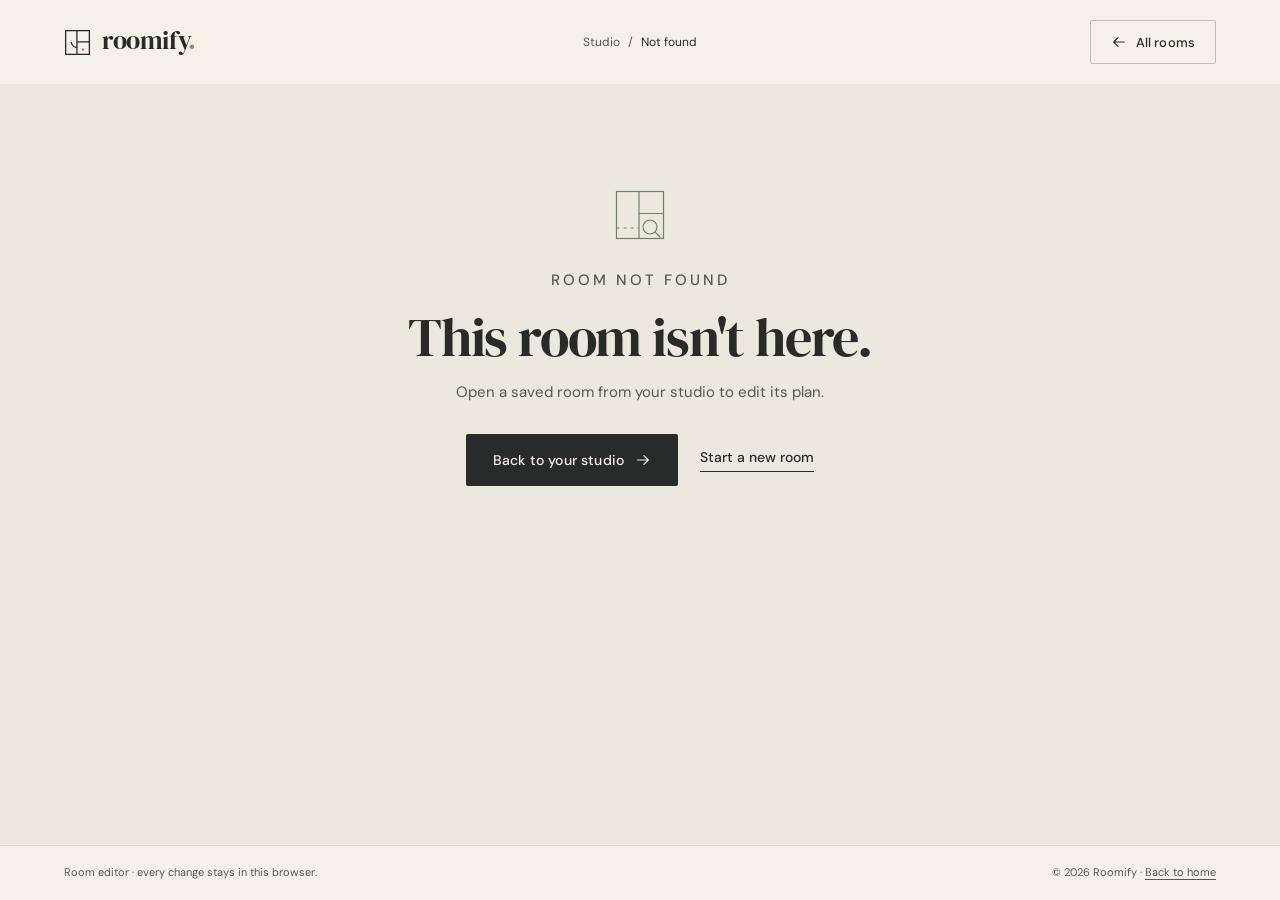
<file: editor.html>
<!DOCTYPE html>
<html lang="en">
<head>
  <meta charset="UTF-8">
  <meta name="viewport" content="width=device-width, initial-scale=1.0">
  <title>Room editor — Roomify</title>
  <meta name="description" content="Furnish your measured Roomify plan. Place, move, rotate and resize real furniture, then keep every change saved in this browser.">
  <meta name="theme-color" content="#F5F1E8">
  <link rel="icon" href="assets/favicon.svg" type="image/svg+xml">
  <script>
    // Preload fonts over HTTP only: file:// pages cannot fetch font files
    // across origins, and CSS @font-face falls back gracefully there.
    if (location.protocol !== 'file:') {
      ['assets/fonts/dm-serif-display-latin.woff2', 'assets/fonts/dm-sans-latin.woff2'].forEach(function (href) {
        var link = document.createElement('link');
        link.rel = 'preload';
        link.as = 'font';
        link.type = 'font/woff2';
        link.crossOrigin = 'anonymous';
        link.href = href;
        document.head.appendChild(link);
      });
    }
  </script>
  <link rel="stylesheet" href="css/tokens.css">
  <link rel="stylesheet" href="css/base.css">
  <link rel="stylesheet" href="css/components.css">
  <link rel="stylesheet" href="css/pages.css">
  <script>document.documentElement.classList.add('js');</script>
</head>
<body class="page-editor" id="top">
  <a class="skip-link" href="#main">Skip to content</a>

  <header class="site-header site-header--app editor-header" data-header>
    <div class="container header__inner">
      <a class="brand" href="index.html" aria-label="Roomify — home">
        <svg class="brand__mark" viewBox="0 0 28 28" fill="none" aria-hidden="true">
          <rect x="1.7" y="1.7" width="24.6" height="24.6" stroke="currentColor" stroke-width="1.35"/>
          <path d="M13.4 1.7v11.7h13" stroke="currentColor" stroke-width="1.35"/>
          <path d="M13.4 13.4v13" stroke="currentColor" stroke-width="1.35"/>
          <path d="M13.4 19.2a5.8 5.8 0 0 1-5.8-5.8" stroke="currentColor" stroke-width="1.35"/>
          <circle cx="19.8" cy="21.2" r="1.3" fill="#B97961"/>
        </svg>
        <span class="brand__word">roomify<span class="brand__dot">.</span></span>
      </a>

      <div class="editor-crumb">
        <a href="dashboard.html">Studio</a>
        <span aria-hidden="true">/</span>
        <span class="editor-crumb__current" data-crumb-current>Room</span>
      </div>

      <div class="header__actions">
        <span class="save-state" data-save-state aria-live="polite">
          <svg viewBox="0 0 18 18" fill="none" aria-hidden="true">
            <circle cx="9" cy="9" r="7.25" stroke="currentColor" stroke-width="1.1"/>
            <path d="m5.8 9 2.1 2.1 4.3-4.5" stroke="currentColor" stroke-width="1.1" stroke-linecap="round" stroke-linejoin="round"/>
          </svg>
          <span data-save-text>Saved locally</span>
        </span>
        <a class="btn btn--sm btn--ghost btn--back" href="dashboard.html">
          <svg viewBox="0 0 18 18" fill="none" aria-hidden="true"><path d="M15 9H3M8 4 3 9l5 5" stroke="currentColor" stroke-width="1.35" stroke-linecap="round" stroke-linejoin="round"/></svg>
          All rooms
        </a>
      </div>
    </div>
  </header>

  <main id="main">
    <div data-editor-content hidden>
      <section class="editor" aria-label="Room editor">
        <div class="editor-app">
          <div class="editor-toolbar">
            <div class="editor-toolbar__group">
              <button class="tool-btn tool-btn--catalog" type="button" data-catalog-toggle aria-expanded="false" aria-controls="catalog-panel">
                <svg viewBox="0 0 18 18" fill="none" aria-hidden="true">
                  <rect x="2.4" y="2.4" width="5.4" height="5.4" stroke="currentColor" stroke-width="1.15"/>
                  <rect x="10.2" y="2.4" width="5.4" height="5.4" stroke="currentColor" stroke-width="1.15"/>
                  <rect x="2.4" y="10.2" width="5.4" height="5.4" stroke="currentColor" stroke-width="1.15"/>
                  <rect x="10.2" y="10.2" width="5.4" height="5.4" stroke="currentColor" stroke-width="1.15"/>
                </svg>
                Furniture
              </button>
              <button class="tool-btn" type="button" data-room-settings>
                <svg viewBox="0 0 18 18" fill="none" aria-hidden="true">
                  <path d="M2.5 5h13M2.5 9h13M2.5 13h13" stroke="currentColor" stroke-width="1.15" stroke-linecap="round"/>
                  <circle cx="6.4" cy="5" r="1.5" fill="#FBF8F1" stroke="currentColor" stroke-width="1.15"/>
                  <circle cx="11.8" cy="9" r="1.5" fill="#FBF8F1" stroke="currentColor" stroke-width="1.15"/>
                  <circle cx="7.4" cy="13" r="1.5" fill="#FBF8F1" stroke="currentColor" stroke-width="1.15"/>
                </svg>
                Room
              </button>
              <span class="toolbar-divider" aria-hidden="true"></span>
              <button class="tool-btn tool-btn--icon" type="button" data-undo aria-label="Undo" title="Undo (Ctrl+Z)" disabled>
                <svg viewBox="0 0 18 18" fill="none" aria-hidden="true"><path d="M6.5 4.5 3 8l3.5 3.5M3 8h7.2a4.3 4.3 0 0 1 0 8.6H8" stroke="currentColor" stroke-width="1.3" stroke-linecap="round" stroke-linejoin="round"/></svg>
              </button>
              <button class="tool-btn tool-btn--icon" type="button" data-redo aria-label="Redo" title="Redo (Ctrl+Shift+Z)" disabled>
                <svg viewBox="0 0 18 18" fill="none" aria-hidden="true"><path d="M11.5 4.5 15 8l-3.5 3.5M15 8H7.8a4.3 4.3 0 0 0 0 8.6H10" stroke="currentColor" stroke-width="1.3" stroke-linecap="round" stroke-linejoin="round"/></svg>
              </button>
            </div>

            <div class="editor-toolbar__group editor-toolbar__group--right">
              <span class="editor-save-inline" data-save-inline>Saved</span>
              <button class="tool-btn tool-btn--toggle is-active" type="button" data-snap aria-pressed="true" title="Snap to a 5 cm grid and to walls">
                <svg viewBox="0 0 18 18" fill="none" aria-hidden="true">
                  <path d="M3 3h12v12H3zM3 7.5h12M3 12h12M7.5 3v12M12 3v12" stroke="currentColor" stroke-width="1" opacity="0.85"/>
                </svg>
                Snap 5 cm
              </button>
              <div class="zoom-control" role="group" aria-label="Zoom">
                <button type="button" data-zoom-out aria-label="Zoom out">−</button>
                <button class="zoom-control__label" type="button" data-zoom-fit title="Fit the room to the view">100%</button>
                <button type="button" data-zoom-in aria-label="Zoom in">+</button>
              </div>
            </div>
          </div>

          <div class="editor-workspace">
            <aside class="catalog-panel" id="catalog-panel" data-catalog-panel aria-label="Furniture catalogue">
              <div class="panel-head">
                <div>
                  <p class="panel-kicker">Catalogue</p>
                  <h2>Furniture</h2>
                </div>
                <button class="panel-close" type="button" data-catalog-close aria-label="Close furniture catalogue">
                  <svg viewBox="0 0 18 18" fill="none" aria-hidden="true"><path d="m4 4 10 10M14 4 4 14" stroke="currentColor" stroke-width="1.35" stroke-linecap="round"/></svg>
                </button>
              </div>

              <div class="catalog-search">
                <svg viewBox="0 0 18 18" fill="none" aria-hidden="true">
                  <circle cx="8" cy="8" r="4.9" stroke="currentColor" stroke-width="1.2"/>
                  <path d="m11.6 11.6 3.2 3.2" stroke="currentColor" stroke-width="1.2" stroke-linecap="round"/>
                </svg>
                <input type="search" data-catalog-search placeholder="Search furniture" aria-label="Search furniture" autocomplete="off">
              </div>

              <div class="catalog-filters" data-catalog-filters role="group" aria-label="Furniture categories"></div>
              <div class="catalog-list" data-catalog-list></div>
              <p class="catalog-empty" data-catalog-empty hidden>No pieces match that search. Try another word or category.</p>
              <p class="catalog-foot">Every piece uses a real-world size in centimeters. Select one to add it to the centre of your room.</p>
            </aside>

            <div class="stage">
              <div class="stage__bar">
                <div class="stage__title">
                  <span class="stage__name" data-stage-name>Room</span>
                  <span class="stage__badge" data-stage-dims>400 × 500 cm</span>
                </div>
                <span class="stage__hint">Drag to move · Alt disables snap</span>
              </div>

              <div class="board-wrap" data-board-wrap>
                <svg class="board" data-board tabindex="0" role="application" aria-label="Room canvas. Use arrow keys to nudge the selected piece."></svg>

                <div class="board-empty" data-board-empty>
                  <p class="board-empty__title">An empty floor.</p>
                  <p>Choose a piece from the catalogue to begin furnishing this room.</p>
                </div>
              </div>

              <div class="stage__foot">
                <p>Scroll to zoom · Drag the floor to pan</p>
                <p data-selection-summary aria-live="polite">Nothing selected</p>
              </div>
            </div>

            <aside class="props-panel" aria-label="Room and furniture properties">
              <div data-room-props>
                <div class="panel-head">
                  <div>
                    <p class="panel-kicker">Room</p>
                    <h2 data-props-room-name>Room</h2>
                  </div>
                </div>
                <p class="props-sub" data-props-room-type>Room</p>

                <dl class="detail-list">
                  <div>
                    <dt>Footprint</dt>
                    <dd data-props-dims>400 × 500 cm</dd>
                  </div>
                  <div>
                    <dt>Area</dt>
                    <dd data-props-area>20 m²</dd>
                  </div>
                  <div>
                    <dt>Floor</dt>
                    <dd data-props-floor>Oak</dd>
                  </div>
                  <div>
                    <dt>Furniture</dt>
                    <dd data-props-pieces>0 pieces</dd>
                  </div>
                  <div>
                    <dt>Updated</dt>
                    <dd data-props-updated>—</dd>
                  </div>
                </dl>

                <button class="btn btn--sm btn--block props-room-btn" type="button" data-room-settings>Edit room</button>
                <p class="panel-hint">Select a piece on the plan to change its position, size, rotation and colour.</p>
              </div>

              <div data-object-props hidden>
                <div class="panel-head">
                  <div>
                    <p class="panel-kicker">Selected piece</p>
                    <h2 data-object-name>Furniture</h2>
                  </div>
                </div>

                <div class="props-thumb" data-object-thumb aria-hidden="true"></div>

                <div class="field-group">
                  <fieldset class="field field--fieldset">
                    <legend class="field__label">Position</legend>
                    <div class="field-row">
                      <div class="field">
                        <label class="field__label" for="object-x">X</label>
                        <div class="field__unit">
                          <input class="field__input" id="object-x" type="number" inputmode="numeric" min="0" step="1" data-object-x>
                          <span aria-hidden="true">cm</span>
                        </div>
                      </div>
                      <div class="field">
                        <label class="field__label" for="object-y">Y</label>
                        <div class="field__unit">
                          <input class="field__input" id="object-y" type="number" inputmode="numeric" min="0" step="1" data-object-y>
                          <span aria-hidden="true">cm</span>
                        </div>
                      </div>
                    </div>
                  </fieldset>

                  <fieldset class="field field--fieldset">
                    <legend class="field__label">Size</legend>
                    <div class="field-row">
                      <div class="field">
                        <label class="field__label" for="object-width">Width</label>
                        <div class="field__unit">
                          <input class="field__input" id="object-width" type="number" inputmode="numeric" min="20" max="600" step="1" data-object-width>
                          <span aria-hidden="true">cm</span>
                        </div>
                      </div>
                      <div class="field">
                        <label class="field__label" for="object-depth">Depth</label>
                        <div class="field__unit">
                          <input class="field__input" id="object-depth" type="number" inputmode="numeric" min="20" max="600" step="1" data-object-depth>
                          <span aria-hidden="true">cm</span>
                        </div>
                      </div>
                    </div>
                  </fieldset>

                  <div class="field">
                    <label class="field__label" for="object-rotation">Rotation</label>
                    <div class="rotation-row">
                      <button class="rotate-btn" type="button" data-rotate="-15" aria-label="Rotate 15 degrees anticlockwise">−15°</button>
                      <div class="field__unit">
                        <input class="field__input" id="object-rotation" type="number" inputmode="numeric" min="0" max="359" step="1" data-object-rotation>
                        <span aria-hidden="true">°</span>
                      </div>
                      <button class="rotate-btn" type="button" data-rotate="15" aria-label="Rotate 15 degrees clockwise">+15°</button>
                    </div>
                  </div>

                  <div class="field">
                    <span class="field__label">Colour</span>
                    <div class="color-row" data-color-row></div>
                  </div>
                </div>

                <div class="props-actions">
                  <button class="btn btn--sm btn--ghost" type="button" data-duplicate>
                    <svg viewBox="0 0 18 18" fill="none" aria-hidden="true"><rect x="6.2" y="6.2" width="8.6" height="8.6" stroke="currentColor" stroke-width="1.2"/><path d="M11.8 3.2H3.2v8.6" stroke="currentColor" stroke-width="1.2"/></svg>
                    Duplicate
                  </button>
                  <button class="btn btn--sm btn--danger" type="button" data-delete-object>
                    <svg viewBox="0 0 18 18" fill="none" aria-hidden="true"><path d="M3.5 5h11M7 5V3.4h4V5M5.2 5l.7 9.4h6.2l.7-9.4" stroke="currentColor" stroke-width="1.15" stroke-linecap="round" stroke-linejoin="round"/></svg>
                    Delete
                  </button>
                </div>

                <p class="panel-hint">Drag the round handle above a selected piece to rotate it. Hold Alt while moving to ignore snapping.</p>
              </div>
            </aside>
          </div>
        </div>
      </section>
    </div>

    <section class="editor-missing" data-editor-missing hidden aria-labelledby="missing-title">
      <div class="container">
        <div class="editor-missing__inner">
          <svg viewBox="0 0 58 58" fill="none" aria-hidden="true">
            <rect x="5.5" y="5.5" width="47" height="47" stroke="currentColor" stroke-width="1.2"/>
            <path d="M28 5.5v22h24.5M28 27.5v25" stroke="currentColor" stroke-width="1.2"/>
            <path d="M5.5 42h22.5" stroke="currentColor" stroke-width="1.2" stroke-dasharray="3 4"/>
            <circle cx="39" cy="41" r="7" stroke="currentColor" stroke-width="1.2"/>
            <path d="m44.2 46.2 4.8 4.8" stroke="currentColor" stroke-width="1.2" stroke-linecap="round"/>
          </svg>
          <p class="eyebrow eyebrow--plain">Room not found</p>
          <h1 id="missing-title">This room isn't here.</h1>
          <p data-missing-message>Open a saved room from your studio to edit its plan.</p>
          <div class="editor-missing__actions">
            <a class="btn" href="dashboard.html">
              Back to your studio
              <svg viewBox="0 0 18 18" fill="none" aria-hidden="true"><path d="M3 9h12M10 4l5 5-5 5" stroke="currentColor" stroke-width="1.35" stroke-linecap="round" stroke-linejoin="round"/></svg>
            </a>
            <a class="text-link" href="dashboard.html?new=1">Start a new room</a>
          </div>
        </div>
      </div>
    </section>
  </main>

  <footer class="slim-footer">
    <div class="container slim-footer__inner">
      <p>Room editor · every change stays in this browser.</p>
      <p>© <span data-year>2026</span> Roomify · <a href="index.html">Back to home</a></p>
    </div>
  </footer>

  <div class="catalog-backdrop" data-catalog-backdrop hidden></div>

  <dialog class="dialog" id="room-settings-dialog" aria-labelledby="room-settings-title">
    <button class="dialog__close" type="button" aria-label="Close dialog" data-dialog-close>
      <svg viewBox="0 0 18 18" fill="none" aria-hidden="true"><path d="m3 3 12 12M15 3 3 15" stroke="currentColor" stroke-width="1.35" stroke-linecap="round"/></svg>
    </button>
    <div class="dialog__head">
      <p class="dialog__kicker">Room settings</p>
      <h2 class="dialog__title" id="room-settings-title">Reshape the room.</h2>
      <p class="dialog__intro">Change the name, true footprint or floor finish. Furniture is kept inside the new dimensions.</p>
    </div>

    <form data-room-form novalidate>
      <div class="dialog__body">
        <div class="field-group">
          <div class="field">
            <label class="field__label" for="room-name">
              <span>Room name</span>
              <span class="field__hint">Optional</span>
            </label>
            <input class="field__input" id="room-name" name="name" type="text" maxlength="80" placeholder="e.g. Reading room" autocomplete="off" data-room-name-input>
          </div>

          <fieldset class="field field--fieldset">
            <legend class="field__label">
              <span>Footprint</span>
              <span class="field__hint">150–1500 cm</span>
            </legend>
            <div class="field-row">
              <div class="field">
                <label class="field__label" for="room-width">Width</label>
                <div class="field__unit">
                  <input class="field__input" id="room-width" name="width" type="number" inputmode="numeric" min="150" max="1500" step="1" required data-room-width>
                  <span aria-hidden="true">cm</span>
                </div>
              </div>
              <div class="field">
                <label class="field__label" for="room-height">Depth</label>
                <div class="field__unit">
                  <input class="field__input" id="room-height" name="height" type="number" inputmode="numeric" min="150" max="1500" step="1" required data-room-height>
                  <span aria-hidden="true">cm</span>
                </div>
              </div>
            </div>
          </fieldset>

          <fieldset class="field field--fieldset">
            <legend class="field__label">Floor finish</legend>
            <div class="swatch-group" data-room-floor-group></div>
          </fieldset>
        </div>

        <p class="field__error" role="alert" data-room-error hidden></p>
        <p class="form-note">Shrinking a room moves furniture inward. Pieces larger than the new room are reduced to fit.</p>
      </div>

      <div class="dialog__foot">
        <span class="dialog__foot-note">Saved in this browser.</span>
        <button class="btn btn--sm btn--ghost" type="button" data-dialog-close>Cancel</button>
        <button class="btn btn--sm" type="submit">
          Save changes
          <svg viewBox="0 0 18 18" fill="none" aria-hidden="true"><path d="M3 9h12M10 4l5 5-5 5" stroke="currentColor" stroke-width="1.35" stroke-linecap="round" stroke-linejoin="round"/></svg>
        </button>
      </div>
    </form>
  </dialog>

  <script src="js/catalog.js" defer></script>
  <script src="js/ui.js" defer></script>
  <script src="js/storage.js" defer></script>
  <script src="js/furniture.js" defer></script>
  <script src="js/nav.js" defer></script>
  <script src="js/editor.js" defer></script>
</body>
</html>
</file>
<file: css/tokens.css>
/* ==========================================================================
   Roomify — Design tokens
   Colour, type, spacing and motion primitives used across every page.
   ========================================================================== */

@font-face {
  font-family: "DM Sans";
  src: url("../assets/fonts/dm-sans-latin.woff2") format("woff2");
  font-weight: 100 1000;
  font-style: normal;
  font-display: swap;
}

@font-face {
  font-family: "DM Sans";
  src: url("../assets/fonts/dm-sans-italic-latin.woff2") format("woff2");
  font-weight: 100 1000;
  font-style: italic;
  font-display: swap;
}

@font-face {
  font-family: "DM Serif Display";
  src: url("../assets/fonts/dm-serif-display-latin.woff2") format("woff2");
  font-weight: 400;
  font-style: normal;
  font-display: swap;
}

@font-face {
  font-family: "DM Serif Display";
  src: url("../assets/fonts/dm-serif-display-italic-latin.woff2") format("woff2");
  font-weight: 400;
  font-style: italic;
  font-display: swap;
}

:root {
  /* Colour — the official Roomify palette */
  --ivory: #f5f1e8;
  --ivory-deep: #ede8dd;
  --paper: #fbf8f1;
  --soft-gray: #e5e2dc;
  --charcoal: #292b2a;
  --charcoal-soft: #555952;
  --sage: #879783;
  --sage-deep: #6f806b;
  --sage-light: #dde3d7;
  --terracotta: #b97961;
  --terracotta-deep: #9c604b;

  /* Supporting neutrals, kept within the same warm family */
  --stone: #d8d3c9;
  --line: rgba(41, 43, 42, 0.14);
  --line-strong: rgba(41, 43, 42, 0.26);
  --white: #fffdf8;
  --danger: #8c4b3b;

  /* Type */
  --serif: "DM Serif Display", "Iowan Old Style", "Palatino Linotype", Georgia, serif;
  --sans: "DM Sans", "Helvetica Neue", Arial, sans-serif;

  /* Layout */
  --container-max: 1440px;
  --side: clamp(20px, 5vw, 72px);
  --nav-h: 84px;
  --section-y: clamp(76px, 9vw, 132px);
  --measure: 65ch;

  /* Shape & motion */
  --radius-xs: 2px;
  --radius-sm: 4px;
  --shadow-soft: 0 20px 50px rgba(41, 43, 42, 0.09);
  --ease: cubic-bezier(0.22, 0.61, 0.36, 1);
  --ease-out: cubic-bezier(0.16, 1, 0.3, 1);
  --dur: 320ms;
}

@media (max-width: 900px) {
  :root {
    --nav-h: 76px;
  }
}
</file>
<file: css/base.css>
/* ==========================================================================
   Roomify — Reset, typography and layout primitives
   ========================================================================== */

*,
*::before,
*::after {
  box-sizing: border-box;
}

html {
  -webkit-text-size-adjust: 100%;
  scroll-behavior: smooth;
  scroll-padding-top: calc(var(--nav-h) + 24px);
}

body {
  margin: 0;
  min-height: 100vh;
  overflow-x: hidden;
  overflow-x: clip;
  background: var(--ivory);
  color: var(--charcoal);
  font-family: var(--sans);
  font-size: 1rem;
  font-weight: 400;
  line-height: 1.6;
  -webkit-font-smoothing: antialiased;
  -moz-osx-font-smoothing: grayscale;
  text-rendering: optimizeLegibility;
}

h1,
h2,
h3,
h4,
p,
figure,
blockquote,
dl,
dd {
  margin: 0;
}

h1,
h2,
h3,
h4 {
  font-weight: 400;
  line-height: 1.05;
}

h1,
h2 {
  font-family: var(--serif);
  letter-spacing: -0.022em;
  text-wrap: balance;
}

h3 {
  font-size: 1.25rem;
  line-height: 1.3;
  letter-spacing: -0.01em;
}

p {
  text-wrap: pretty;
}

ul,
ol {
  margin: 0;
  padding: 0;
  list-style: none;
}

img,
svg {
  display: block;
}

img {
  max-width: 100%;
  height: auto;
}

a {
  color: inherit;
  text-decoration: none;
}

button,
input,
select,
textarea {
  font: inherit;
  color: inherit;
}

button {
  border: 0;
  background: none;
  cursor: pointer;
}

button:disabled {
  cursor: not-allowed;
}

::selection {
  background: var(--sage);
  color: var(--ivory);
}

:focus-visible {
  outline: 2px solid var(--sage-deep);
  outline-offset: 3px;
}

[hidden] {
  display: none !important;
}

/* Layout ----------------------------------------------------------------- */

.container {
  width: 100%;
  max-width: var(--container-max);
  margin-inline: auto;
  padding-inline: var(--side);
}

.section {
  padding-block: var(--section-y);
}

.section--bordered {
  border-top: 1px solid var(--line);
}

/* Typography helpers ----------------------------------------------------- */

.eyebrow {
  display: flex;
  align-items: center;
  gap: 12px;
  color: var(--charcoal-soft);
  font-family: var(--sans);
  font-size: 0.6875rem;
  font-weight: 500;
  line-height: 1.4;
  letter-spacing: 0.2em;
  text-transform: uppercase;
}

.eyebrow::before {
  content: "";
  width: 28px;
  height: 1px;
  flex: 0 0 auto;
  background: currentColor;
}

.eyebrow--plain::before {
  display: none;
}

.eyebrow--light {
  color: var(--charcoal);
}

.display {
  font-family: var(--serif);
  font-weight: 400;
  letter-spacing: -0.024em;
  line-height: 0.98;
}

.section-head {
  display: grid;
  grid-template-columns: minmax(0, 7fr) minmax(0, 4fr);
  align-items: end;
  gap: clamp(28px, 6vw, 96px);
  margin-bottom: clamp(44px, 5vw, 72px);
}

.section-head .eyebrow {
  grid-column: 1 / -1;
  margin-bottom: 4px;
}

.section-head__title {
  font-size: clamp(2.5rem, 4.6vw, 4.4rem);
}

.section-head__intro {
  max-width: 42ch;
  padding-bottom: 6px;
  color: var(--charcoal-soft);
  font-size: clamp(0.95rem, 1.15vw, 1.0625rem);
  line-height: 1.7;
}

/* Accessibility ---------------------------------------------------------- */

.skip-link {
  position: fixed;
  top: 12px;
  left: 12px;
  z-index: 300;
  padding: 10px 16px;
  background: var(--charcoal);
  color: var(--ivory);
  font-size: 0.8125rem;
  transform: translateY(-160%);
  transition: transform 180ms var(--ease);
}

.skip-link:focus {
  transform: translateY(0);
}

.visually-hidden {
  position: absolute !important;
  width: 1px;
  height: 1px;
  padding: 0;
  margin: -1px;
  overflow: hidden;
  clip: rect(0 0 0 0);
  white-space: nowrap;
  border: 0;
}

/* Scroll-reveal, enabled only when JavaScript is available ---------------- */

.js [data-reveal] {
  opacity: 0;
  transform: translateY(22px);
  transition:
    opacity 700ms var(--ease-out),
    transform 700ms var(--ease-out);
  transition-delay: var(--reveal-delay, 0ms);
}

.js [data-reveal].is-visible {
  opacity: 1;
  transform: none;
}

@media (prefers-reduced-motion: reduce) {
  html {
    scroll-behavior: auto;
  }

  *,
  *::before,
  *::after {
    animation-duration: 0.01ms !important;
    animation-iteration-count: 1 !important;
    transition-duration: 0.01ms !important;
    scroll-behavior: auto !important;
  }

  .js [data-reveal] {
    opacity: 1;
    transform: none;
  }
}

/* Responsive type -------------------------------------------------------- */

@media (max-width: 900px) {
  .section-head {
    grid-template-columns: 1fr;
    gap: 20px;
  }

  .section-head__intro {
    max-width: 52ch;
  }
}

@media (max-width: 600px) {
  body {
    font-size: 0.9688rem;
  }

  .eyebrow {
    font-size: 0.625rem;
    letter-spacing: 0.18em;
  }

  .section-head__title {
    font-size: clamp(2.1rem, 9vw, 2.9rem);
  }
}
</file>
<file: css/components.css>
/* ==========================================================================
   Roomify — Shared interface components
   ========================================================================== */

/* Brand ------------------------------------------------------------------ */

.brand {
  display: inline-flex;
  align-items: center;
  gap: 11px;
  min-height: 44px;
  color: var(--charcoal);
}

.brand__mark {
  width: 27px;
  height: 27px;
  flex: 0 0 auto;
}

.brand__word {
  font-family: var(--serif);
  font-size: 1.65rem;
  font-weight: 400;
  line-height: 1;
  letter-spacing: -0.015em;
  padding-bottom: 3px;
}

.brand__dot {
  color: var(--terracotta);
}

/* Header ----------------------------------------------------------------- */

.site-header {
  position: sticky;
  top: 0;
  z-index: 90;
  background: var(--ivory);
}

.site-header::after {
  content: "";
  position: absolute;
  inset: auto 0 0;
  height: 1px;
  background: var(--line);
  opacity: 0;
  transition: opacity 260ms var(--ease);
}

.site-header.is-scrolled::after {
  opacity: 1;
}

.header__inner {
  display: grid;
  grid-template-columns: 1fr auto 1fr;
  align-items: center;
  height: var(--nav-h);
  gap: 24px;
}

.header__nav {
  display: flex;
  align-items: center;
  gap: clamp(22px, 2.6vw, 38px);
}

.nav-link {
  position: relative;
  padding: 8px 0;
  color: var(--charcoal-soft);
  font-size: 0.8125rem;
  font-weight: 450;
  line-height: 1;
  letter-spacing: 0.015em;
  transition: color 200ms var(--ease);
}

.nav-link::after {
  content: "";
  position: absolute;
  inset: auto 0 1px;
  height: 1px;
  background: var(--charcoal);
  transform: scaleX(0);
  transform-origin: right;
  transition: transform 280ms var(--ease);
}

.nav-link:hover,
.nav-link.is-active {
  color: var(--charcoal);
}

.nav-link:hover::after,
.nav-link.is-active::after {
  transform: scaleX(1);
  transform-origin: left;
}

.header__actions {
  display: flex;
  align-items: center;
  justify-self: end;
  gap: clamp(14px, 1.6vw, 24px);
}

.header__studio-link {
  font-size: 0.8125rem;
  color: var(--charcoal-soft);
  padding: 8px 0;
  transition: color 200ms var(--ease);
}

.header__studio-link:hover {
  color: var(--charcoal);
}

.menu-toggle {
  display: none;
  width: 44px;
  height: 44px;
  border: 1px solid var(--line);
  border-radius: var(--radius-xs);
  color: var(--charcoal);
  transition: background 200ms var(--ease);
}

.menu-toggle:hover {
  background: var(--soft-gray);
}

.menu-toggle svg {
  width: 18px;
  height: 18px;
  margin-inline: auto;
}

/* App header variant (dashboard / editor) */
.site-header--app .header__nav {
  justify-self: center;
}

/* Buttons ---------------------------------------------------------------- */

.btn {
  display: inline-flex;
  align-items: center;
  justify-content: center;
  gap: 11px;
  min-height: 52px;
  padding: 0 26px;
  border: 1px solid transparent;
  border-radius: var(--radius-xs);
  background: var(--charcoal);
  color: var(--ivory);
  font-family: var(--sans);
  font-size: 0.875rem;
  font-weight: 500;
  line-height: 1;
  letter-spacing: 0.012em;
  text-align: center;
  cursor: pointer;
  transition:
    background 240ms var(--ease),
    color 240ms var(--ease),
    border-color 240ms var(--ease),
    transform 240ms var(--ease);
}

.btn svg {
  width: 16px;
  height: 16px;
  flex: 0 0 auto;
  transition: transform 260ms var(--ease);
}

.btn:hover {
  background: #171918;
}

.btn:hover svg {
  transform: translateX(3px);
}

.btn--back:hover svg {
  transform: translateX(-3px);
}

.btn:active {
  transform: translateY(1px);
}

.btn--sm {
  min-height: 44px;
  padding: 0 20px;
  font-size: 0.8125rem;
  gap: 9px;
}

.btn--ghost {
  background: transparent;
  border-color: var(--line-strong);
  color: var(--charcoal);
}

.btn--ghost:hover {
  background: var(--charcoal);
  border-color: var(--charcoal);
  color: var(--ivory);
  transform: none;
}

.btn--ivory {
  background: var(--ivory);
  color: var(--charcoal);
}

.btn--ivory:hover {
  background: var(--charcoal);
  color: var(--ivory);
}

.btn--danger {
  background: var(--danger);
  color: var(--ivory);
}

.btn--danger:hover {
  background: #71392c;
}

.btn--block {
  width: 100%;
}

.btn[disabled],
.btn[aria-disabled="true"] {
  opacity: 0.55;
  pointer-events: none;
}

.text-link {
  display: inline-flex;
  align-items: center;
  gap: 8px;
  width: fit-content;
  padding-bottom: 4px;
  border-bottom: 1px solid currentColor;
  color: var(--charcoal);
  font-size: 0.875rem;
  font-weight: 500;
  line-height: 1.4;
  transition: color 200ms var(--ease), gap 200ms var(--ease);
}

.text-link svg {
  width: 15px;
  height: 15px;
}

.text-link:hover {
  gap: 12px;
  color: var(--sage-deep);
}

.text-link--light {
  color: var(--charcoal);
}

.icon-btn {
  display: inline-flex;
  align-items: center;
  justify-content: center;
  width: 36px;
  height: 36px;
  border: 1px solid transparent;
  border-radius: var(--radius-xs);
  color: var(--charcoal-soft);
  transition:
    background 200ms var(--ease),
    color 200ms var(--ease),
    border-color 200ms var(--ease);
}

.icon-btn:hover {
  background: var(--soft-gray);
  color: var(--charcoal);
}

.icon-btn svg {
  width: 17px;
  height: 17px;
}

/* Mobile menu sheet ------------------------------------------------------ */

.menu-sheet {
  position: fixed;
  inset: 0 0 0 auto;
  width: min(430px, 100%);
  max-width: 100%;
  height: 100dvh;
  max-height: none;
  margin: 0;
  padding: 0;
  border: 0;
  border-radius: 0;
  background: var(--ivory);
  color: var(--charcoal);
  overscroll-behavior: contain;
}

.menu-sheet[open] {
  display: flex;
  flex-direction: column;
  animation: sheet-in 360ms var(--ease-out) both;
}

.menu-sheet::backdrop {
  background: rgba(41, 43, 42, 0.46);
  animation: backdrop-in 300ms ease both;
}

.menu-sheet__top {
  display: flex;
  align-items: center;
  justify-content: space-between;
  gap: 16px;
  min-height: var(--nav-h);
  padding-inline: 24px;
  border-bottom: 1px solid var(--line);
}

.menu-sheet__close {
  width: 42px;
  height: 42px;
  display: inline-flex;
  align-items: center;
  justify-content: center;
  border: 1px solid var(--line);
  border-radius: var(--radius-xs);
  transition: background 200ms var(--ease);
}

.menu-sheet__close:hover {
  background: var(--soft-gray);
}

.menu-sheet__close svg {
  width: 18px;
  height: 18px;
}

.menu-sheet__nav {
  display: flex;
  flex-direction: column;
  padding: 18px 24px;
}

.menu-sheet__link {
  display: flex;
  align-items: baseline;
  gap: 16px;
  padding: 17px 0;
  border-bottom: 1px solid var(--line);
  font-family: var(--serif);
  font-size: clamp(1.75rem, 8vw, 2.25rem);
  line-height: 1.1;
  letter-spacing: -0.02em;
  transition: color 200ms var(--ease), padding-left 240ms var(--ease);
}

.menu-sheet__link:hover {
  color: var(--sage-deep);
  padding-left: 6px;
}

.menu-sheet__index {
  color: var(--charcoal-soft);
  font-family: var(--sans);
  font-size: 0.625rem;
  letter-spacing: 0.14em;
}

.menu-sheet__foot {
  margin-top: auto;
  padding: 24px;
  border-top: 1px solid var(--line);
}

.menu-sheet__foot p {
  margin-top: 14px;
  color: var(--charcoal-soft);
  font-size: 0.75rem;
}

body.menu-open,
body.dialog-open {
  overflow: hidden;
}

@keyframes sheet-in {
  from {
    transform: translateX(26px);
    opacity: 0;
  }
  to {
    transform: none;
    opacity: 1;
  }
}

@keyframes backdrop-in {
  from {
    opacity: 0;
  }
  to {
    opacity: 1;
  }
}

/* Plan ticket used by the hero and previews ------------------------------ */

.plan-ticket {
  width: 250px;
  padding: 14px 16px 12px;
  border: 1px solid var(--line);
  background: var(--paper);
  color: var(--charcoal);
}

.plan-ticket__head {
  display: flex;
  align-items: center;
  justify-content: space-between;
  gap: 10px;
  font-size: 0.625rem;
  line-height: 1.4;
  letter-spacing: 0.13em;
  text-transform: uppercase;
}

.plan-ticket__head span:last-child {
  color: var(--charcoal-soft);
  letter-spacing: 0.06em;
}

.plan-ticket__plan {
  margin-block: 11px 10px;
  border-block: 1px solid var(--line);
  padding-block: 8px;
}

.plan-ticket__plan svg {
  width: 100%;
  height: auto;
}

.plan-ticket__foot {
  display: flex;
  align-items: baseline;
  justify-content: space-between;
  gap: 12px;
  font-size: 0.75rem;
  color: var(--charcoal-soft);
}

.plan-ticket__foot strong {
  color: var(--charcoal);
  font-weight: 500;
}

/* Dialog shell ----------------------------------------------------------- */

.dialog {
  width: calc(100% - 32px);
  max-width: 560px;
  max-height: min(90dvh, 760px);
  margin: auto;
  padding: 0;
  overflow-y: auto;
  overscroll-behavior: contain;
  border: 1px solid var(--line);
  border-radius: var(--radius-xs);
  background: var(--paper);
  color: var(--charcoal);
  box-shadow: var(--shadow-soft);
}

.dialog[open] {
  animation: dialog-in 300ms var(--ease-out) both;
}

.dialog::backdrop {
  background: rgba(41, 43, 42, 0.5);
  animation: backdrop-in 220ms ease both;
}

.dialog__head {
  padding: 28px 64px 0 30px;
}

.dialog__kicker {
  margin-bottom: 10px;
  color: var(--charcoal-soft);
  font-size: 0.625rem;
  font-weight: 500;
  letter-spacing: 0.17em;
  text-transform: uppercase;
}

.dialog__title {
  font-size: clamp(1.8rem, 4vw, 2.35rem);
  letter-spacing: -0.02em;
}

.dialog__intro {
  margin-top: 10px;
  color: var(--charcoal-soft);
  font-size: 0.875rem;
  line-height: 1.65;
}

.dialog__body {
  padding: 24px 30px 28px;
}

.dialog__foot {
  position: sticky;
  bottom: 0;
  z-index: 2;
  display: flex;
  flex-wrap: wrap;
  align-items: center;
  justify-content: flex-end;
  gap: 10px;
  padding: 18px 30px;
  border-top: 1px solid var(--line);
  background: var(--ivory);
}

.dialog__foot-note {
  margin-right: auto;
  color: var(--charcoal-soft);
  font-size: 0.75rem;
}

.dialog__close {
  position: absolute;
  top: 18px;
  right: 18px;
  width: 36px;
  height: 36px;
  display: inline-flex;
  align-items: center;
  justify-content: center;
  border: 1px solid transparent;
  border-radius: var(--radius-xs);
  color: var(--charcoal-soft);
  transition: background 200ms var(--ease);
}

.dialog__close:hover {
  background: var(--soft-gray);
  color: var(--charcoal);
}

.dialog__close svg {
  width: 17px;
  height: 17px;
}

@keyframes dialog-in {
  from {
    opacity: 0;
    transform: translateY(10px) scale(0.992);
  }
  to {
    opacity: 1;
    transform: none;
  }
}

/* Form controls ---------------------------------------------------------- */

.field-group {
  display: grid;
  gap: 18px;
}

.field {
  display: grid;
  gap: 7px;
}

.field__label {
  display: flex;
  align-items: baseline;
  justify-content: space-between;
  gap: 12px;
  font-size: 0.75rem;
  font-weight: 500;
  letter-spacing: 0.01em;
}

.field__hint {
  color: var(--charcoal-soft);
  font-size: 0.6875rem;
  font-weight: 400;
}

.field__input,
.field__select {
  width: 100%;
  min-height: 48px;
  padding: 10px 13px;
  border: 1px solid var(--line-strong);
  border-radius: var(--radius-xs);
  background: var(--white);
  color: var(--charcoal);
  font-size: 0.9375rem;
  transition: border-color 180ms var(--ease), box-shadow 180ms var(--ease);
}

.field__input::placeholder {
  color: #8a8d85;
}

.field__input:hover,
.field__select:hover {
  border-color: rgba(41, 43, 42, 0.42);
}

.field__input:focus,
.field__select:focus {
  outline: none;
  border-color: var(--charcoal);
  box-shadow: 0 0 0 3px rgba(135, 151, 131, 0.24);
}

.field__select {
  appearance: none;
  background-image: url("data:image/svg+xml,%3Csvg xmlns='http://www.w3.org/2000/svg' width='14' height='14' viewBox='0 0 14 14'%3E%3Cpath d='M2.5 5 7 9.5 11.5 5' fill='none' stroke='%23292B2A' stroke-width='1.2' stroke-linecap='round' stroke-linejoin='round'/%3E%3C/svg%3E");
  background-repeat: no-repeat;
  background-position: right 14px center;
  padding-right: 38px;
}

.field-row {
  display: grid;
  grid-template-columns: 1fr 1fr;
  gap: 14px;
}

.field__unit {
  position: relative;
}

.field__unit .field__input {
  padding-right: 48px;
}

.field__unit span {
  position: absolute;
  top: 50%;
  right: 13px;
  transform: translateY(-50%);
  color: var(--charcoal-soft);
  font-size: 0.75rem;
  pointer-events: none;
}

.field__error {
  color: var(--danger);
  font-size: 0.75rem;
  line-height: 1.4;
}

.field--error .field__input,
.field--error .field__select {
  border-color: var(--danger);
}

.swatch-group {
  display: flex;
  flex-wrap: wrap;
  gap: 10px;
}

.swatch {
  position: relative;
  display: inline-flex;
  align-items: center;
  gap: 9px;
  min-height: 42px;
  padding: 6px 12px 6px 7px;
  border: 1px solid var(--line);
  border-radius: var(--radius-xs);
  background: var(--white);
  cursor: pointer;
  transition: border-color 180ms var(--ease), background 180ms var(--ease);
}

.swatch:hover {
  border-color: var(--line-strong);
}

.swatch input {
  position: absolute;
  opacity: 0;
  width: 1px;
  height: 1px;
}

.swatch__chip {
  width: 28px;
  height: 28px;
  flex: 0 0 auto;
  border: 1px solid rgba(41, 43, 42, 0.14);
  background: var(--swatch-color, var(--stone));
}

.swatch__label {
  font-size: 0.75rem;
  line-height: 1;
  color: var(--charcoal-soft);
}

.swatch:has(input:checked) {
  border-color: var(--charcoal);
  background: var(--ivory);
}

.swatch:has(input:checked) .swatch__label {
  color: var(--charcoal);
}

.swatch:has(input:focus-visible) {
  outline: 2px solid var(--sage-deep);
  outline-offset: 2px;
}

/* Toast ------------------------------------------------------------------ */

.toast-region {
  position: fixed;
  left: 50%;
  bottom: 24px;
  z-index: 400;
  display: flex;
  flex-direction: column;
  align-items: center;
  gap: 8px;
  width: min(440px, calc(100% - 32px));
  transform: translateX(-50%);
  pointer-events: none;
}

.toast {
  display: flex;
  align-items: flex-start;
  gap: 10px;
  width: fit-content;
  max-width: 100%;
  padding: 12px 18px;
  border: 1px solid rgba(245, 241, 232, 0.14);
  border-radius: var(--radius-xs);
  background: var(--charcoal);
  color: var(--ivory);
  box-shadow: 0 14px 34px rgba(41, 43, 42, 0.22);
  font-size: 0.8125rem;
  line-height: 1.5;
  animation: toast-in 320ms var(--ease-out) both;
}

.toast--leaving {
  animation: toast-out 240ms var(--ease) both;
}

.toast--error {
  background: var(--danger);
}

.toast__icon {
  width: 16px;
  height: 16px;
  flex: 0 0 auto;
  margin-top: 2px;
}

@keyframes toast-in {
  from {
    opacity: 0;
    transform: translateY(10px);
  }
  to {
    opacity: 1;
    transform: none;
  }
}

@keyframes toast-out {
  from {
    opacity: 1;
    transform: none;
  }
  to {
    opacity: 0;
    transform: translateY(6px);
  }
}

/* Footer ----------------------------------------------------------------- */

.site-footer {
  border-top: 1px solid var(--line);
  background: var(--ivory);
  padding-top: clamp(48px, 6vw, 80px);
}

.footer__grid {
  display: grid;
  grid-template-columns: minmax(0, 2.5fr) repeat(3, minmax(0, 1fr));
  gap: 36px;
  padding-bottom: clamp(42px, 5vw, 64px);
}

.footer__statement {
  max-width: 32ch;
  margin-top: 20px;
  color: var(--charcoal-soft);
  font-size: 0.9375rem;
  line-height: 1.7;
}

.footer__heading {
  margin-bottom: 16px;
  color: var(--charcoal-soft);
  font-size: 0.625rem;
  font-weight: 500;
  letter-spacing: 0.16em;
  text-transform: uppercase;
}

.footer__links {
  display: flex;
  flex-direction: column;
  align-items: flex-start;
  gap: 9px;
  font-size: 0.875rem;
  line-height: 1.5;
}

.footer__links a {
  transition: color 180ms var(--ease);
}

.footer__links a:hover {
  color: var(--sage-deep);
  text-decoration: underline;
  text-underline-offset: 3px;
}

.footer__note {
  max-width: 28ch;
  color: var(--charcoal-soft);
  font-size: 0.8125rem;
  line-height: 1.65;
}

.footer__bottom {
  display: flex;
  flex-wrap: wrap;
  align-items: center;
  justify-content: space-between;
  gap: 10px 24px;
  padding-block: 20px 22px;
  border-top: 1px solid var(--line);
  color: var(--charcoal-soft);
  font-size: 0.6875rem;
  line-height: 1.6;
  letter-spacing: 0.01em;
}

.footer__bottom a {
  text-decoration: underline;
  text-decoration-thickness: 1px;
  text-underline-offset: 3px;
}

.footer__bottom a:hover {
  color: var(--charcoal);
}

.site-footer--slim {
  padding-top: 0;
}

.site-footer--slim .footer__bottom {
  border-top: 0;
}

/* Responsive ------------------------------------------------------------- */

@media (max-width: 1120px) {
  .header__nav {
    gap: 22px;
  }

  .header__studio-link {
    display: none;
  }
}

@media (max-width: 1024px) {
  .header__inner {
    grid-template-columns: 1fr auto;
  }

  .header__nav {
    display: none;
  }

  .header__actions {
    gap: 12px;
  }

  .menu-toggle {
    display: inline-flex;
    align-items: center;
    justify-content: center;
  }

  .footer__grid {
    grid-template-columns: minmax(0, 2fr) repeat(2, minmax(0, 1fr));
  }

  .footer__brand {
    grid-column: 1 / -1;
  }
}

@media (max-width: 700px) {
  .page-landing .header__actions .btn--sm {
    display: none;
  }

  .dialog__head {
    padding: 24px 58px 0 22px;
  }

  .dialog__body {
    padding: 20px 22px 24px;
  }

  .dialog__foot {
    padding: 16px 22px;
  }

  .field-row {
    grid-template-columns: 1fr;
  }

  .footer__grid {
    grid-template-columns: 1fr 1fr;
    gap: 30px 24px;
  }

  .footer__brand {
    grid-column: 1 / -1;
  }

  .footer__bottom {
    flex-direction: column;
    align-items: flex-start;
  }

  .plan-ticket {
    width: min(250px, calc(100% - 32px));
  }
}

@media (max-width: 420px) {
  .brand__word {
    font-size: 1.5rem;
  }

  .brand__mark {
    width: 24px;
    height: 24px;
  }
}
</file>
<file: css/pages.css>
/* ==========================================================================
   Roomify — Page styles
   Landing, dashboard and the Phase 1 editor preview.
   ========================================================================== */

/* ==========================================================================
   LANDING — Hero
   ========================================================================== */

.hero {
  border-bottom: 1px solid var(--line);
}

.hero__grid {
  display: grid;
  grid-template-columns: 48% 52%;
  width: 100%;
  max-width: var(--container-max);
  margin-inline: auto;
  padding-left: var(--side);
}

.hero__content {
  display: flex;
  flex-direction: column;
  justify-content: center;
  padding: clamp(44px, 5.2vw, 78px) clamp(28px, 3.6vw, 60px) clamp(48px, 5.2vw, 78px) 0;
}

.hero__eyebrow {
  margin-bottom: clamp(22px, 3vw, 36px);
}

.hero__title {
  font-family: var(--serif);
  font-size: clamp(3.15rem, 6vw, 5.45rem);
  line-height: 0.94;
  letter-spacing: -0.028em;
  font-weight: 400;
}

.hero__title em {
  color: var(--terracotta-deep);
  font-style: italic;
}

.hero__lede {
  max-width: 39ch;
  margin-top: clamp(22px, 2.6vw, 32px);
  color: var(--charcoal-soft);
  font-size: clamp(0.9688rem, 1.15vw, 1.0625rem);
  line-height: 1.7;
}

.hero__actions {
  display: flex;
  flex-wrap: wrap;
  align-items: center;
  gap: 18px 28px;
  margin-top: clamp(26px, 3.2vw, 38px);
}

.hero__note {
  color: var(--charcoal-soft);
  font-size: 0.75rem;
  line-height: 1.55;
}

.hero__media {
  display: flex;
  padding-block: clamp(18px, 2.4vw, 28px) 0;
}

.hero__figure {
  position: relative;
  width: 100%;
  min-width: 0;
}

.hero__figure > img {
  width: 100%;
  height: clamp(540px, 68vh, 690px);
  object-fit: cover;
  object-position: 54% center;
  filter: saturate(0.9) contrast(1.02) sepia(0.035);
  background: var(--soft-gray);
}

.hero__ticket {
  position: absolute;
  left: clamp(-54px, -3.8vw, -28px);
  bottom: clamp(20px, 2.6vw, 34px);
  background: var(--paper);
  box-shadow: 0 18px 40px rgba(41, 43, 42, 0.12);
}

.hero__rail {
  display: flex;
  align-items: center;
  justify-content: space-between;
  gap: 20px 40px;
  max-width: var(--container-max);
  margin-inline: auto;
  padding: 17px var(--side) 19px;
  border-top: 1px solid var(--line);
}

.hero__rail p {
  color: var(--charcoal-soft);
  font-size: 0.7188rem;
  letter-spacing: 0.015em;
}

.hero__rail .text-link {
  flex: 0 0 auto;
  font-size: 0.75rem;
}

.hero__rail svg {
  width: 14px;
  height: 14px;
  transition: transform 240ms var(--ease);
}

.hero__rail .text-link:hover svg {
  transform: translateY(3px);
}

@media (prefers-reduced-motion: no-preference) {
  .hero__eyebrow,
  .hero__title,
  .hero__lede,
  .hero__actions {
    animation: hero-up 900ms var(--ease-out) both;
  }

  .hero__eyebrow {
    animation-delay: 40ms;
  }

  .hero__title {
    animation-delay: 100ms;
  }

  .hero__lede {
    animation-delay: 200ms;
  }

  .hero__actions {
    animation-delay: 290ms;
  }

  .hero__figure > img {
    animation: hero-image 1500ms var(--ease-out) both;
  }

  .hero__ticket {
    animation: hero-up 900ms var(--ease-out) 420ms both;
  }
}

@keyframes hero-up {
  from {
    opacity: 0;
    transform: translateY(18px);
  }
  to {
    opacity: 1;
    transform: none;
  }
}

@keyframes hero-image {
  from {
    transform: scale(1.035);
  }
  to {
    transform: none;
  }
}

/* ==========================================================================
   LANDING — Features
   ========================================================================== */

.features {
  background: var(--ivory);
}

.feature-grid {
  display: grid;
  grid-template-columns: repeat(4, minmax(0, 1fr));
  border-top: 1px solid var(--line);
}

.feature {
  min-width: 0;
  padding: 30px clamp(20px, 2.4vw, 32px) 4px;
  border-right: 1px solid var(--line);
}

.feature:first-child {
  padding-left: 0;
}

.feature:last-child {
  padding-right: 0;
  border-right: 0;
}

.feature__top {
  display: flex;
  align-items: flex-start;
  justify-content: space-between;
  gap: 16px;
  margin-bottom: clamp(40px, 5vw, 66px);
}

.feature__number {
  color: var(--charcoal-soft);
  font-size: 0.625rem;
  letter-spacing: 0.14em;
}

.feature__icon {
  width: 30px;
  height: 30px;
  color: var(--sage-deep);
  transition: color 260ms var(--ease), transform 260ms var(--ease);
}

.feature:hover .feature__icon {
  color: var(--terracotta-deep);
  transform: translateY(-2px);
}

.feature h3 {
  margin-bottom: 11px;
  font-family: var(--serif);
  font-size: 1.5rem;
  line-height: 1.12;
  letter-spacing: -0.015em;
}

.feature p {
  max-width: 31ch;
  color: var(--charcoal-soft);
  font-size: 0.875rem;
  line-height: 1.7;
}

/* ==========================================================================
   LANDING — How it works
   ========================================================================== */

.how {
  padding-block: var(--section-y);
  border-block: 1px solid var(--line);
  background: var(--ivory-deep);
}

.how__grid {
  display: grid;
  grid-template-columns: minmax(0, 6.1fr) minmax(0, 5fr);
  align-items: center;
  gap: clamp(44px, 6.5vw, 104px);
}

.plan-board {
  padding: 14px;
  border: 1px solid var(--line);
  background: var(--paper);
}

.plan-board__head {
  display: flex;
  align-items: center;
  justify-content: space-between;
  gap: 16px;
  padding: 4px 4px 13px;
  color: var(--charcoal-soft);
  font-size: 0.5938rem;
  line-height: 1.4;
  letter-spacing: 0.14em;
  text-transform: uppercase;
}

.plan-board__head span:last-child {
  letter-spacing: 0.06em;
}

.plan-board__stage {
  padding: clamp(10px, 2vw, 28px);
  border: 1px solid var(--line);
  background-color: var(--ivory);
  background-image: radial-gradient(circle, rgba(41, 43, 42, 0.13) 0.7px, transparent 0.7px);
  background-size: 18px 18px;
}

.plan-illustration {
  width: 100%;
  height: auto;
}

.plan-illustration text {
  fill: var(--charcoal-soft);
  font-family: var(--sans);
  font-size: 9.5px;
  font-weight: 450;
  letter-spacing: 0.07em;
}

.plan-illustration__notes text {
  font-size: 8.5px;
  letter-spacing: 0.1em;
}

.js .plan-illustration__item {
  opacity: 0;
  transform: translateY(7px);
  transition:
    opacity 640ms var(--ease-out),
    transform 640ms var(--ease-out);
  transition-delay: var(--item-delay, 0ms);
}

.js .plan-illustration.is-visible .plan-illustration__item {
  opacity: 1;
  transform: none;
}

.plan-board__note {
  display: flex;
  align-items: center;
  gap: 9px;
  margin-top: 12px;
  padding: 10px 4px 2px;
  border-top: 1px solid var(--line);
  color: var(--charcoal-soft);
  font-size: 0.6875rem;
  line-height: 1.5;
}

.plan-board__note svg {
  width: 15px;
  height: 15px;
  flex: 0 0 auto;
  color: var(--sage-deep);
}

.how__title {
  max-width: 13ch;
  margin: 18px 0 clamp(28px, 3.4vw, 40px);
  font-size: clamp(2.4rem, 4.4vw, 4.05rem);
  line-height: 1.01;
}

.steps {
  border-top: 1px solid var(--line);
  margin-bottom: 32px;
}

.step {
  display: grid;
  grid-template-columns: 42px minmax(0, 1fr);
  gap: 18px;
  padding: 24px 0;
  border-bottom: 1px solid var(--line);
}

.step__number {
  padding-top: 3px;
  color: var(--terracotta-deep);
  font-family: var(--serif);
  font-size: 1.25rem;
  line-height: 1;
}

.step__copy h3 {
  margin-bottom: 6px;
  font-family: var(--serif);
  font-size: 1.35rem;
  line-height: 1.15;
}

.step__copy p {
  max-width: 44ch;
  color: var(--charcoal-soft);
  font-size: 0.875rem;
  line-height: 1.7;
}

/* ==========================================================================
   LANDING — Inspiration
   ========================================================================== */

.study-bar {
  display: flex;
  align-items: center;
  justify-content: space-between;
  gap: 18px 32px;
  margin-bottom: clamp(30px, 3.6vw, 44px);
  padding: 12px 0;
  border-block: 1px solid var(--line);
}

.study-filters {
  display: flex;
  flex-wrap: wrap;
  align-items: center;
  gap: 4px clamp(18px, 2.4vw, 34px);
}

.filter-btn {
  position: relative;
  padding: 8px 0;
  color: var(--charcoal-soft);
  font-size: 0.7813rem;
  line-height: 1.4;
  letter-spacing: 0.01em;
  transition: color 200ms var(--ease);
}

.filter-btn span {
  position: relative;
  top: -0.25em;
  margin-left: 3px;
  color: inherit;
  font-size: 0.5625rem;
  letter-spacing: 0.05em;
}

.filter-btn::after {
  content: "";
  position: absolute;
  inset: auto 0 2px;
  height: 1px;
  background: var(--charcoal);
  transform: scaleX(0);
  transform-origin: right;
  transition: transform 260ms var(--ease);
}

.filter-btn:hover,
.filter-btn.is-active {
  color: var(--charcoal);
}

.filter-btn:hover::after,
.filter-btn.is-active::after {
  transform: scaleX(1);
  transform-origin: left;
}

.study-bar__count {
  flex: 0 0 auto;
  color: var(--charcoal-soft);
  font-size: 0.625rem;
  letter-spacing: 0.13em;
  text-transform: uppercase;
}

.studies {
  columns: 4;
  column-gap: clamp(16px, 2.1vw, 28px);
}

.studies[data-view="filtered"] {
  columns: 2;
  width: 100%;
  max-width: 900px;
  margin-inline: auto;
}

.study {
  break-inside: avoid;
  margin-bottom: clamp(30px, 3.6vw, 46px);
}

.study.is-entering {
  animation: study-in 500ms var(--ease-out) both;
}

@keyframes study-in {
  from {
    opacity: 0;
    transform: translateY(10px);
  }
  to {
    opacity: 1;
    transform: none;
  }
}

.study__media {
  overflow: hidden;
  background: var(--soft-gray);
}

.study__media img {
  width: 100%;
  height: 100%;
  object-fit: cover;
  filter: saturate(0.88) contrast(1.02) sepia(0.04);
  transform: scale(1.001);
  transition:
    transform 1000ms var(--ease-out),
    filter 500ms var(--ease);
}

.study:hover .study__media img {
  transform: scale(1.035);
  filter: saturate(1) contrast(1.01) sepia(0.02);
}

.study__media--portrait {
  aspect-ratio: 4 / 5;
}

.study__media--tall {
  aspect-ratio: 9 / 13;
}

.study__media--wide {
  aspect-ratio: 16 / 10;
}

.study__media--square {
  aspect-ratio: 4 / 3.4;
}

.study__caption {
  padding-top: 14px;
}

.study__meta {
  display: flex;
  align-items: center;
  justify-content: space-between;
  gap: 12px;
  color: var(--charcoal-soft);
  font-size: 0.6063rem;
  line-height: 1.4;
  letter-spacing: 0.13em;
  text-transform: uppercase;
}

.study__title {
  margin: 7px 0 4px;
  font-family: var(--serif);
  font-size: 1.42rem;
  line-height: 1.15;
  letter-spacing: -0.012em;
}

.study__details {
  color: var(--charcoal-soft);
  font-size: 0.75rem;
  line-height: 1.55;
}

/* ==========================================================================
   LANDING — Manifesto & closing
   ========================================================================== */

.manifesto {
  padding-block: clamp(58px, 7vw, 98px);
  border-block: 1px solid var(--line);
  background: var(--soft-gray);
}

.manifesto__grid {
  display: grid;
  grid-template-columns: repeat(12, minmax(0, 1fr));
  gap: 24px 32px;
}

.manifesto__grid > .eyebrow {
  grid-column: 1 / -1;
  margin-bottom: 6px;
}

.manifesto__quote {
  grid-column: 1 / span 8;
  max-width: 19ch;
  font-size: clamp(2.3rem, 4.2vw, 3.9rem);
  line-height: 1.06;
}

.manifesto__quote em {
  color: var(--sage-deep);
  font-style: italic;
}

.manifesto__note {
  grid-column: 10 / -1;
  align-self: end;
  padding-top: 8px;
}

.manifesto__note p {
  color: var(--charcoal-soft);
  font-size: 0.875rem;
  line-height: 1.75;
}

.manifesto__signature {
  margin-top: 20px;
  padding-top: 16px;
  border-top: 1px solid var(--line);
  color: var(--charcoal) !important;
  font-family: var(--serif);
  font-size: 1.1rem !important;
}

.closing {
  padding-block: clamp(60px, 7vw, 100px);
  background: var(--sage);
  color: var(--charcoal);
}

.closing__grid {
  display: grid;
  grid-template-columns: minmax(0, 7fr) minmax(0, 5fr);
  align-items: center;
  gap: clamp(32px, 5vw, 72px);
}

.closing .eyebrow {
  color: var(--charcoal);
}

.closing .eyebrow::before {
  background: var(--charcoal);
}

.closing__title {
  max-width: 10ch;
  margin: 17px 0 20px;
  font-size: clamp(2.8rem, 5vw, 4.8rem);
  line-height: 0.98;
}

.closing__lede {
  max-width: 38ch;
  font-size: 0.9688rem;
  line-height: 1.75;
}

.closing__actions {
  display: flex;
  flex-wrap: wrap;
  align-items: center;
  gap: 16px 26px;
  margin-top: 30px;
}

.closing__link {
  padding-bottom: 3px;
  border-bottom: 1px solid currentColor;
  font-size: 0.8125rem;
  line-height: 1.4;
  transition: opacity 180ms var(--ease);
}

.closing__link:hover {
  opacity: 0.7;
}

.closing__note {
  margin-top: 22px;
  font-size: 0.75rem;
  line-height: 1.5;
}

.closing__art {
  align-self: center;
}

.closing__art svg {
  width: 100%;
  max-width: 520px;
  height: auto;
  margin-left: auto;
  transform: rotate(-1.2deg);
}

/* ==========================================================================
   DASHBOARD
   ========================================================================== */

.page-dashboard {
  background: var(--ivory);
}

.page-dashboard,
.page-editor {
  display: flex;
  flex-direction: column;
  min-height: 100vh;
}

.page-dashboard main,
.page-editor main {
  flex: 1 0 auto;
}

.storage-pill {
  display: inline-flex;
  align-items: center;
  gap: 7px;
  color: var(--charcoal-soft);
  font-size: 0.6875rem;
  line-height: 1.4;
  white-space: nowrap;
}

.storage-pill::before {
  content: "";
  width: 6px;
  height: 6px;
  flex: 0 0 auto;
  border-radius: 50%;
  background: var(--sage-deep);
}

.storage-pill--warning::before {
  background: var(--terracotta);
}

.studio {
  padding-block: clamp(36px, 4.6vw, 62px) var(--section-y);
}

.studio-head {
  display: grid;
  grid-template-columns: minmax(0, 7fr) minmax(220px, 4fr);
  align-items: end;
  gap: 28px 48px;
  margin-bottom: clamp(38px, 4.8vw, 62px);
}

.studio-head__eyebrow {
  margin-bottom: 17px;
}

.studio-head__date {
  color: var(--charcoal-soft);
  font-size: 0.6875rem;
  letter-spacing: 0.05em;
  text-transform: none;
}

.studio-head__date::before {
  content: "·";
  margin-right: 9px;
}

.storage-alert {
  display: flex;
  align-items: flex-start;
  gap: 11px;
  margin-bottom: 28px;
  padding: 14px 16px;
  border: 1px solid rgba(140, 75, 59, 0.3);
  background: #f4e8e1;
  color: var(--charcoal);
  font-size: 0.8125rem;
  line-height: 1.6;
}

.storage-alert svg {
  width: 17px;
  height: 17px;
  flex: 0 0 auto;
  margin-top: 2px;
  color: var(--danger);
}

.storage-alert strong {
  font-weight: 500;
}

.studio-title {
  font-size: clamp(2.75rem, 5vw, 4.6rem);
  line-height: 0.98;
  letter-spacing: -0.026em;
}

.studio-head__intro {
  max-width: 47ch;
  margin-top: 16px;
  color: var(--charcoal-soft);
  font-size: 0.9375rem;
  line-height: 1.7;
}

.studio-meta {
  justify-self: end;
  align-self: end;
  width: 100%;
  max-width: 275px;
  padding-top: 14px;
  border-top: 1px solid var(--line-strong);
}

.studio-meta .btn {
  width: 100%;
}

.studio-meta__line {
  display: flex;
  align-items: baseline;
  justify-content: space-between;
  gap: 16px;
  margin-top: 16px;
  color: var(--charcoal-soft);
  font-size: 0.6875rem;
  line-height: 1.5;
  letter-spacing: 0.02em;
}

.studio-meta__count {
  color: var(--charcoal);
  font-family: var(--serif);
  font-size: 1.1rem;
  letter-spacing: 0;
}

.studio-section {
  margin-top: clamp(52px, 6vw, 84px);
}

.studio-section:first-of-type {
  margin-top: 0;
}

.section-row {
  display: flex;
  align-items: flex-end;
  justify-content: space-between;
  gap: 20px 32px;
  margin-bottom: 20px;
  padding-bottom: 14px;
  border-bottom: 1px solid var(--line);
}

.section-row__eyebrow {
  display: block;
  margin-bottom: 6px;
  color: var(--charcoal-soft);
  font-size: 0.5938rem;
  letter-spacing: 0.15em;
  text-transform: uppercase;
}

.section-row h2 {
  font-size: clamp(1.6rem, 2.3vw, 2rem);
  line-height: 1.05;
  letter-spacing: -0.018em;
}

.section-row__aside {
  flex: 0 0 auto;
  color: var(--charcoal-soft);
  font-size: 0.7188rem;
  line-height: 1.5;
}

/* Empty state ------------------------------------------------------------ */

.empty-state {
  display: grid;
  grid-template-columns: minmax(0, 5.4fr) minmax(0, 6.6fr);
  min-height: 430px;
  border: 1px solid var(--line);
  background: var(--paper);
}

.empty-state__copy {
  display: flex;
  flex-direction: column;
  align-items: flex-start;
  justify-content: center;
  padding: clamp(28px, 4vw, 54px);
}

.empty-state__kicker {
  display: inline-flex;
  align-items: center;
  gap: 8px;
  margin-bottom: 18px;
  color: var(--charcoal-soft);
  font-size: 0.625rem;
  letter-spacing: 0.14em;
  text-transform: uppercase;
}

.empty-state__kicker::before {
  content: "";
  width: 5px;
  height: 5px;
  border-radius: 50%;
  background: var(--terracotta);
}

.empty-state h2 {
  max-width: 13ch;
  font-size: clamp(2rem, 3.3vw, 3rem);
  line-height: 1;
}

.empty-state__copy > p {
  max-width: 38ch;
  margin-top: 14px;
  color: var(--charcoal-soft);
  font-size: 0.9375rem;
  line-height: 1.7;
}

.empty-state__actions {
  display: flex;
  flex-wrap: wrap;
  align-items: center;
  gap: 14px 24px;
  margin-top: 28px;
}

.empty-state__visual {
  position: relative;
  display: grid;
  place-items: center;
  overflow: hidden;
  padding: clamp(20px, 3vw, 36px);
  border-left: 1px solid var(--line);
  background-color: var(--ivory-deep);
  background-image: radial-gradient(circle, rgba(41, 43, 42, 0.12) 0.7px, transparent 0.7px);
  background-size: 18px 18px;
}

.empty-state__visual svg {
  width: 100%;
  max-width: 470px;
  height: auto;
}

.empty-state__badge {
  position: absolute;
  top: 18px;
  right: 18px;
  padding: 5px 9px;
  border: 1px solid var(--line);
  background: var(--paper);
  color: var(--charcoal-soft);
  font-size: 0.5625rem;
  letter-spacing: 0.12em;
  text-transform: uppercase;
}

/* Project cards ---------------------------------------------------------- */

.project-grid {
  display: grid;
  grid-template-columns: repeat(3, minmax(0, 1fr));
  gap: clamp(20px, 2.4vw, 28px);
}

.project-card {
  display: flex;
  flex-direction: column;
  min-width: 0;
  border: 1px solid var(--line);
  background: var(--paper);
  transition:
    border-color 240ms var(--ease),
    transform 240ms var(--ease);
}

.project-card:hover {
  border-color: var(--line-strong);
  transform: translateY(-2px);
}

.project-card__visual {
  position: relative;
  display: block;
  aspect-ratio: 4 / 3;
  overflow: hidden;
  padding: 16px;
  border-bottom: 1px solid var(--line);
  background-color: var(--ivory);
  background-image: radial-gradient(circle, rgba(41, 43, 42, 0.11) 0.7px, transparent 0.7px);
  background-size: 16px 16px;
}

.project-card__visual svg {
  width: 100%;
  height: 100%;
  transition: transform 400ms var(--ease-out);
}

.project-card:hover .project-card__visual svg {
  transform: scale(1.02);
}

.project-card__badge {
  position: absolute;
  top: 12px;
  left: 12px;
  display: inline-flex;
  gap: 5px;
  padding: 4px 8px;
  border: 1px solid var(--line);
  background: var(--paper);
  color: var(--charcoal-soft);
  font-size: 0.5625rem;
  letter-spacing: 0.1em;
  text-transform: uppercase;
}

.project-card__body {
  display: flex;
  flex-direction: column;
  flex: 1;
  padding: 16px 18px 14px;
}

.project-card__head {
  display: flex;
  align-items: flex-start;
  justify-content: space-between;
  gap: 10px;
}

.project-card__title {
  font-family: var(--serif);
  font-size: 1.28rem;
  font-weight: 400;
  line-height: 1.2;
  letter-spacing: -0.01em;
  overflow-wrap: anywhere;
}

.project-card__title a:hover {
  text-decoration: underline;
  text-decoration-thickness: 1px;
  text-underline-offset: 3px;
}

.project-card__meta {
  margin-top: 5px;
  color: var(--charcoal-soft);
  font-size: 0.75rem;
  line-height: 1.5;
}

.project-card__delete {
  flex: 0 0 auto;
  width: 30px;
  height: 30px;
  margin: -5px -5px 0 0;
}

.project-card__delete svg {
  width: 15px;
  height: 15px;
}

.project-card__delete:hover {
  background: #f1e4dd;
  color: var(--danger);
}

.project-card__foot {
  display: flex;
  align-items: center;
  justify-content: space-between;
  gap: 12px;
  margin-top: auto;
  padding-top: 13px;
  border-top: 1px solid var(--line);
  color: var(--charcoal-soft);
  font-size: 0.6875rem;
  line-height: 1.4;
}

.project-card__open {
  display: inline-flex;
  align-items: center;
  gap: 6px;
  color: var(--charcoal);
  font-size: 0.7188rem;
  font-weight: 500;
}

.project-card__open svg {
  width: 13px;
  height: 13px;
  transition: transform 200ms var(--ease);
}

.project-card__open:hover svg {
  transform: translateX(3px);
}

/* Templates -------------------------------------------------------------- */

.template-grid {
  display: grid;
  grid-template-columns: repeat(4, minmax(0, 1fr));
  gap: clamp(16px, 2vw, 24px);
}

.template-card {
  display: flex;
  flex-direction: column;
  min-width: 0;
  padding: 12px;
  border: 1px solid var(--line);
  background: var(--paper);
  transition: border-color 240ms var(--ease), background 240ms var(--ease);
}

.template-card:hover {
  border-color: var(--line-strong);
  background: var(--white);
}

.template-card__visual {
  display: grid;
  place-items: center;
  aspect-ratio: 4 / 3;
  margin-bottom: 14px;
  padding: 12px;
  background-color: var(--ivory);
  background-image: radial-gradient(circle, rgba(41, 43, 42, 0.1) 0.6px, transparent 0.6px);
  background-size: 14px 14px;
}

.template-card__visual svg {
  width: 100%;
  height: 100%;
}

.template-card__head {
  display: flex;
  align-items: flex-start;
  justify-content: space-between;
  gap: 12px;
  padding-inline: 3px;
}

.template-card__title {
  font-family: var(--serif);
  font-size: 1.15rem;
  line-height: 1.15;
  font-weight: 400;
}

.template-card__dims {
  flex: 0 0 auto;
  padding-top: 2px;
  color: var(--charcoal-soft);
  font-size: 0.625rem;
  letter-spacing: 0.02em;
  white-space: nowrap;
}

.template-card__note {
  margin: 4px 3px 12px;
  color: var(--charcoal-soft);
  font-size: 0.6875rem;
  line-height: 1.5;
}

.template-card__action {
  display: inline-flex;
  align-items: center;
  gap: 7px;
  width: fit-content;
  margin: auto 3px 4px;
  padding: 0 0 3px;
  border-bottom: 1px solid currentColor;
  color: var(--charcoal);
  font-size: 0.7188rem;
  line-height: 1.4;
  transition: color 180ms var(--ease), gap 180ms var(--ease);
}

.template-card__action svg {
  width: 13px;
  height: 13px;
}

.template-card__action:hover {
  gap: 10px;
  color: var(--sage-deep);
}

/* Dashboard form notes --------------------------------------------------- */

.field--fieldset {
  min-width: 0;
  margin: 0;
  padding: 0;
  border: 0;
}

.field--fieldset legend {
  margin-bottom: 8px;
  padding: 0;
}

.form-note {
  margin-top: 18px;
  padding-top: 14px;
  border-top: 1px solid var(--line);
  color: var(--charcoal-soft);
  font-size: 0.7188rem;
  line-height: 1.6;
}

.form-note--flush {
  margin-top: 0;
  padding-top: 0;
  border-top: 0;
}

.dialog .field__error {
  margin-top: 14px;
}

.delete-target {
  color: var(--charcoal);
  font-weight: 500;
  overflow-wrap: anywhere;
}

/* ==========================================================================
   EDITOR (Phase 2 studio)
   ========================================================================== */

.page-editor {
  display: flex;
  flex-direction: column;
  background: var(--ivory-deep);
}

.page-editor main {
  flex: 1 0 auto;
}

.editor-header {
  background: var(--ivory);
}

.editor-crumb {
  display: flex;
  align-items: center;
  gap: 8px;
  justify-self: center;
  max-width: 38vw;
  color: var(--charcoal-soft);
  font-size: 0.75rem;
  line-height: 1.4;
}

.editor-crumb a {
  transition: color 180ms var(--ease);
}

.editor-crumb a:hover {
  color: var(--charcoal);
}

.editor-crumb__current {
  overflow: hidden;
  color: var(--charcoal);
  text-overflow: ellipsis;
  white-space: nowrap;
}

.save-state {
  display: inline-flex;
  align-items: center;
  gap: 6px;
  color: var(--charcoal-soft);
  font-size: 0.6563rem;
  line-height: 1.4;
  white-space: nowrap;
}

.save-state svg {
  width: 14px;
  height: 14px;
  color: var(--sage-deep);
}

.save-state--saving svg {
  color: var(--terracotta);
  animation: save-spin 1.4s linear infinite;
}

.save-state--dirty svg {
  color: var(--terracotta);
}

.save-state--error,
.save-state--error svg {
  color: var(--danger);
}

@keyframes save-spin {
  to {
    transform: rotate(360deg);
  }
}

.editor {
  border-top: 1px solid var(--line);
}

.editor-app {
  display: flex;
  flex-direction: column;
  height: calc(100vh - var(--nav-h));
  min-height: 600px;
}

/* Toolbar ---------------------------------------------------------------- */

.editor-toolbar {
  display: flex;
  flex: 0 0 auto;
  align-items: center;
  justify-content: space-between;
  gap: 12px;
  padding: 8px clamp(12px, 2.4vw, 22px);
  border-bottom: 1px solid var(--line);
  background: var(--paper);
}

.editor-toolbar__group {
  display: flex;
  align-items: center;
  gap: 4px;
  min-width: 0;
}

.editor-toolbar__group--right {
  justify-content: flex-end;
}

.tool-btn {
  display: inline-flex;
  align-items: center;
  justify-content: center;
  gap: 7px;
  min-height: 34px;
  padding: 0 10px;
  border: 1px solid transparent;
  background: transparent;
  color: var(--charcoal);
  font-family: var(--sans);
  font-size: 0.6875rem;
  font-weight: 500;
  line-height: 1;
  cursor: pointer;
  transition: background 160ms var(--ease), border-color 160ms var(--ease),
    color 160ms var(--ease), opacity 160ms var(--ease);
}

.tool-btn svg {
  width: 16px;
  height: 16px;
  flex: 0 0 auto;
}

.tool-btn:hover {
  border-color: var(--line);
  background: var(--ivory);
}

.tool-btn:focus-visible {
  outline: 2px solid var(--sage);
  outline-offset: 1px;
}

.tool-btn:disabled {
  opacity: 0.34;
  cursor: default;
}

.tool-btn:disabled:hover {
  border-color: transparent;
  background: transparent;
}

.tool-btn--icon {
  width: 34px;
  padding: 0;
}

.tool-btn--toggle.is-active {
  border-color: rgba(111, 128, 107, 0.36);
  background: var(--sage-light);
  color: #3f4a3b;
}

.tool-btn--catalog {
  display: none;
}

.toolbar-divider {
  width: 1px;
  height: 18px;
  margin-inline: 4px;
  background: var(--line);
}

.editor-save-inline {
  display: none;
  color: var(--charcoal-soft);
  font-size: 0.625rem;
  white-space: nowrap;
}

.editor-save-inline--dirty,
.editor-save-inline--saving {
  color: var(--terracotta-deep);
}

.editor-save-inline--error {
  color: var(--danger);
}

.zoom-control {
  display: flex;
  align-items: center;
  height: 34px;
  border: 1px solid var(--line);
  background: var(--white);
}

.zoom-control button {
  height: 32px;
  min-width: 32px;
  padding: 0 6px;
  border: 0;
  background: transparent;
  color: var(--charcoal);
  font-family: var(--sans);
  font-size: 0.875rem;
  cursor: pointer;
}

.zoom-control button:hover {
  background: var(--ivory);
}

.zoom-control button:focus-visible {
  outline: 2px solid var(--sage);
  outline-offset: -2px;
}

.zoom-control__label {
  min-width: 54px !important;
  border-left: 1px solid var(--line) !important;
  border-right: 1px solid var(--line) !important;
  font-size: 0.625rem !important;
  letter-spacing: 0.03em;
}

/* Workspace -------------------------------------------------------------- */

.editor-workspace {
  display: grid;
  grid-template-columns: 262px minmax(0, 1fr) 296px;
  flex: 1 1 auto;
  min-height: 0;
}

.catalog-panel,
.props-panel {
  min-height: 0;
  overflow-y: auto;
  background: var(--paper);
  scrollbar-width: thin;
}

.catalog-panel {
  padding: 18px 16px 26px;
  border-right: 1px solid var(--line);
}

.props-panel {
  padding: 18px 18px 26px;
  border-left: 1px solid var(--line);
}

.panel-head {
  display: flex;
  align-items: flex-start;
  justify-content: space-between;
  gap: 10px;
  margin-bottom: 14px;
}

.panel-kicker {
  margin-bottom: 5px;
  color: var(--charcoal-soft);
  font-size: 0.5625rem;
  letter-spacing: 0.16em;
  text-transform: uppercase;
}

.panel-head h2 {
  font-family: var(--serif);
  font-size: 1.35rem;
  line-height: 1.08;
  letter-spacing: -0.01em;
  overflow-wrap: anywhere;
}

.panel-close {
  display: none;
  width: 32px;
  height: 32px;
  place-items: center;
  border: 1px solid var(--line);
  background: var(--white);
  color: var(--charcoal);
  cursor: pointer;
}

.panel-close svg {
  width: 15px;
  height: 15px;
}

/* Catalogue -------------------------------------------------------------- */

.catalog-search {
  position: relative;
  margin-bottom: 12px;
}

.catalog-search svg {
  position: absolute;
  left: 10px;
  top: 50%;
  width: 14px;
  height: 14px;
  color: var(--charcoal-soft);
  transform: translateY(-50%);
  pointer-events: none;
}

.catalog-search input {
  width: 100%;
  height: 38px;
  padding: 0 10px 0 31px;
  border: 1px solid var(--line);
  background: var(--white);
  color: var(--charcoal);
  font-family: var(--sans);
  font-size: 0.75rem;
  border-radius: 0;
}

.catalog-search input:focus {
  outline: 2px solid var(--sage);
  outline-offset: 1px;
  border-color: transparent;
}

.catalog-filters {
  display: flex;
  flex-wrap: wrap;
  gap: 5px;
  margin-bottom: 14px;
}

.catalog-filter {
  padding: 4px 8px;
  border: 1px solid var(--line);
  background: transparent;
  color: var(--charcoal-soft);
  font-family: var(--sans);
  font-size: 0.5938rem;
  line-height: 1.4;
  cursor: pointer;
  transition: background 160ms var(--ease), border-color 160ms var(--ease),
    color 160ms var(--ease);
}

.catalog-filter:hover {
  border-color: var(--line-strong);
  color: var(--charcoal);
}

.catalog-filter.is-active {
  border-color: var(--charcoal);
  background: var(--charcoal);
  color: var(--ivory);
}

.catalog-list {
  display: grid;
  grid-template-columns: repeat(2, minmax(0, 1fr));
  gap: 8px;
}

.catalog-item {
  display: flex;
  flex-direction: column;
  gap: 5px;
  padding: 8px;
  border: 1px solid var(--line);
  background: var(--white);
  color: var(--charcoal);
  text-align: left;
  cursor: pointer;
  transition: background 160ms var(--ease), border-color 160ms var(--ease),
    transform 160ms var(--ease);
}

.catalog-item:hover {
  border-color: var(--line-strong);
  background: var(--ivory);
  transform: translateY(-1px);
}

.catalog-item:focus-visible {
  outline: 2px solid var(--sage);
  outline-offset: 1px;
}

.catalog-item__icon {
  display: grid;
  place-items: center;
  height: 50px;
  background: var(--ivory);
}

.catalog-item__icon svg {
  width: 100%;
  height: 100%;
  max-width: 66px;
}

.catalog-item__name {
  font-size: 0.6563rem;
  font-weight: 500;
  line-height: 1.3;
}

.catalog-item__dims {
  color: var(--charcoal-soft);
  font-size: 0.5625rem;
  letter-spacing: 0.02em;
}

.catalog-empty {
  padding: 20px 10px;
  border: 1px dashed var(--line);
  color: var(--charcoal-soft);
  font-size: 0.6875rem;
  line-height: 1.6;
  text-align: center;
}

.catalog-foot {
  margin-top: 16px;
  padding-top: 12px;
  border-top: 1px solid var(--line);
  color: var(--charcoal-soft);
  font-size: 0.5938rem;
  line-height: 1.65;
}

/* Stage ------------------------------------------------------------------ */

.stage {
  display: flex;
  flex-direction: column;
  min-width: 0;
  min-height: 0;
  background: var(--ivory);
}

.stage__bar {
  display: flex;
  flex: 0 0 auto;
  align-items: center;
  justify-content: space-between;
  gap: 12px;
  padding: 9px 14px;
  border-bottom: 1px solid var(--line);
  background: var(--paper);
}

.stage__title {
  display: flex;
  align-items: center;
  gap: 8px;
  min-width: 0;
}

.stage__name {
  overflow: hidden;
  font-size: 0.7188rem;
  font-weight: 500;
  text-overflow: ellipsis;
  white-space: nowrap;
}

.stage__badge {
  flex: 0 0 auto;
  padding: 2px 6px;
  border: 1px solid var(--line);
  color: var(--charcoal-soft);
  font-size: 0.5625rem;
  letter-spacing: 0.03em;
  white-space: nowrap;
}

.stage__hint {
  flex: 0 0 auto;
  color: var(--charcoal-soft);
  font-size: 0.5938rem;
  letter-spacing: 0.02em;
}

.board-wrap {
  position: relative;
  flex: 1 1 auto;
  min-height: 360px;
  overflow: hidden;
  background-color: var(--ivory);
  background-image: radial-gradient(circle, rgba(41, 43, 42, 0.13) 0.7px, transparent 0.7px);
  background-size: 20px 20px;
}

.board {
  display: block;
  width: 100%;
  height: 100%;
  touch-action: none;
  cursor: grab;
  outline: none;
  user-select: none;
  -webkit-user-select: none;
}

.board:focus-visible {
  box-shadow: inset 0 0 0 2px var(--sage);
}

.board.is-dragging {
  cursor: grabbing;
}

.board-object {
  cursor: grab;
}

.board-object:active {
  cursor: grabbing;
}

.selection__box {
  stroke: var(--charcoal);
  stroke-width: 1.4;
}

.selection__stem {
  stroke: var(--charcoal);
  stroke-width: 1.2;
}

.selection__handle {
  fill: var(--white);
  stroke: var(--charcoal);
  stroke-width: 1.5;
  cursor: grab;
}

.selection__handle:hover {
  fill: var(--sage-light);
}

.selection__handle:active {
  cursor: grabbing;
}

.board-empty {
  position: absolute;
  inset: 0;
  display: flex;
  flex-direction: column;
  align-items: center;
  justify-content: center;
  gap: 6px;
  padding: 24px;
  text-align: center;
  pointer-events: none;
}

.board-empty__title {
  font-family: var(--serif);
  font-size: clamp(1.35rem, 2.2vw, 1.75rem);
  line-height: 1.1;
}

.board-empty p:last-child {
  max-width: 30ch;
  color: var(--charcoal-soft);
  font-size: 0.7188rem;
  line-height: 1.6;
}

.stage__foot {
  display: flex;
  flex: 0 0 auto;
  align-items: center;
  justify-content: space-between;
  gap: 14px;
  padding: 8px 14px;
  border-top: 1px solid var(--line);
  background: var(--paper);
  color: var(--charcoal-soft);
  font-size: 0.5938rem;
  line-height: 1.5;
}

.stage__foot p:last-child {
  color: var(--charcoal);
  text-align: right;
}

/* Properties ------------------------------------------------------------- */

.props-sub {
  margin-top: -8px;
  margin-bottom: 14px;
  color: var(--charcoal-soft);
  font-size: 0.6875rem;
}

.detail-list {
  margin-top: 18px;
  border-top: 1px solid var(--line);
}

.detail-list > div {
  display: flex;
  align-items: baseline;
  justify-content: space-between;
  gap: 18px;
  padding: 10px 0;
  border-bottom: 1px solid var(--line);
  font-size: 0.7813rem;
  line-height: 1.5;
}

.detail-list dt {
  color: var(--charcoal-soft);
}

.detail-list dd {
  margin: 0;
  color: var(--charcoal);
  font-weight: 500;
  text-align: right;
}

.props-room-btn {
  margin-top: 18px;
}

.panel-hint {
  margin-top: 16px;
  padding: 12px;
  border: 1px dashed var(--line);
  color: var(--charcoal-soft);
  font-size: 0.6563rem;
  line-height: 1.65;
}

.props-thumb {
  display: grid;
  place-items: center;
  height: 104px;
  margin-bottom: 16px;
  border: 1px solid var(--line);
  background: var(--ivory);
}

.props-thumb svg {
  width: 100%;
  height: 100%;
  max-width: 150px;
}

.props-panel .field {
  margin-bottom: 12px;
}

.props-panel .field__label {
  font-size: 0.625rem;
}

.props-panel .field__hint {
  font-size: 0.5625rem;
}

.props-panel .field__input {
  height: 36px;
  background: var(--white);
  font-size: 0.7188rem;
}

.props-panel .field-row {
  gap: 8px;
}

.props-panel .field--fieldset {
  margin: 0 0 12px;
  padding: 0;
  border: 0;
}

.props-panel .field--fieldset .field-row {
  margin-top: 6px;
}

.props-panel .field__unit span {
  font-size: 0.5625rem;
}

.rotation-row {
  display: flex;
  align-items: stretch;
  gap: 6px;
}

.rotation-row .field__unit {
  flex: 1 1 auto;
}

.rotate-btn {
  flex: 0 0 auto;
  min-width: 42px;
  border: 1px solid var(--line);
  background: var(--white);
  color: var(--charcoal);
  font-family: var(--sans);
  font-size: 0.625rem;
  cursor: pointer;
}

.rotate-btn:hover {
  border-color: var(--line-strong);
  background: var(--ivory);
}

.color-row {
  display: flex;
  flex-wrap: wrap;
  align-items: center;
  gap: 7px;
  margin-top: 8px;
}

.color-swatch {
  width: 26px;
  height: 26px;
  padding: 0;
  border: 1px solid var(--line-strong);
  border-radius: 50%;
  cursor: pointer;
}

.color-swatch:hover {
  transform: scale(1.08);
}

.color-swatch.is-active {
  outline: 2px solid var(--charcoal);
  outline-offset: 2px;
}

.color-custom {
  width: 32px;
  height: 28px;
  padding: 2px;
  border: 1px solid var(--line);
  background: var(--white);
  cursor: pointer;
}

.props-actions {
  display: grid;
  grid-template-columns: 1fr 1fr;
  gap: 8px;
  margin-top: 16px;
}

.props-actions .btn {
  width: 100%;
  min-height: 40px;
  padding-inline: 8px;
}

.props-actions .btn svg {
  width: 15px;
  height: 15px;
}

.catalog-backdrop {
  display: none;
}

/* Editor responsive ------------------------------------------------------ */

@media (max-width: 1180px) {
  .editor-workspace {
    grid-template-columns: 238px minmax(0, 1fr) 272px;
  }

  .catalog-list {
    grid-template-columns: 1fr;
  }

  .catalog-item {
    flex-direction: row;
    align-items: center;
    gap: 9px;
    padding: 7px;
  }

  .catalog-item__icon {
    flex: 0 0 52px;
    height: 44px;
  }

  .catalog-item__name {
    flex: 1 1 auto;
  }

  .catalog-item__dims {
    flex: 0 0 auto;
    font-size: 0.53rem;
  }
}

@media (max-width: 1024px) {
  .editor-crumb {
    display: none;
  }
}

@media (max-width: 1020px) {
  .editor-app {
    height: auto;
    min-height: 0;
  }

  .editor-workspace {
    grid-template-columns: 1fr;
  }

  .editor-toolbar {
    position: sticky;
    top: var(--nav-h);
    z-index: 40;
  }

  .tool-btn--catalog {
    display: inline-flex;
  }

  .editor-save-inline {
    display: inline;
  }

  .catalog-panel {
    position: fixed;
    right: 0;
    bottom: 0;
    left: 0;
    z-index: 130;
    max-height: 76vh;
    padding: 18px 18px calc(22px + env(safe-area-inset-bottom));
    border-top: 1px solid var(--line);
    border-right: 0;
    transform: translateY(105%);
    transition: transform 280ms var(--ease-out);
  }

  .catalog-panel.is-open {
    transform: none;
    box-shadow: var(--shadow-soft);
  }

  .panel-close {
    display: grid;
  }

  .catalog-list {
    grid-template-columns: repeat(3, minmax(0, 1fr));
  }

  .catalog-item {
    flex-direction: column;
    align-items: stretch;
    gap: 5px;
    padding: 8px;
  }

  .catalog-item__icon {
    flex: none;
    height: 52px;
  }

  .catalog-item__dims {
    font-size: 0.5625rem;
  }

  .catalog-backdrop {
    display: block;
    position: fixed;
    inset: 0;
    z-index: 125;
    background: rgba(41, 43, 42, 0.34);
    opacity: 0;
    pointer-events: none;
    transition: opacity 240ms var(--ease);
  }

  .catalog-backdrop.is-open {
    opacity: 1;
    pointer-events: auto;
  }

  body.catalog-open {
    overflow: hidden;
  }

  .props-panel {
    overflow: visible;
    border-top: 1px solid var(--line);
    border-left: 0;
  }

  .board-wrap {
    flex: none;
    height: min(66vh, 600px);
    min-height: 380px;
  }

  .stage__hint {
    display: none;
  }
}

@media (max-width: 760px) {
  .editor-toolbar {
    flex-wrap: wrap;
    gap: 6px;
    padding: 7px 10px;
  }

  .editor-toolbar__group {
    gap: 2px;
  }

  .editor-toolbar__group--right {
    flex: 1 1 100%;
    justify-content: space-between;
  }

  .tool-btn {
    padding: 0 8px;
    font-size: 0.625rem;
  }

  .toolbar-divider {
    display: none;
  }

  .stage__bar {
    padding: 8px 11px;
  }

  .stage__foot {
    align-items: flex-start;
    flex-direction: column;
    gap: 2px;
    padding: 7px 11px;
  }

  .stage__foot p:last-child {
    text-align: left;
  }

  .board-wrap {
    height: min(60vh, 520px);
    min-height: 340px;
  }
}

@media (max-width: 560px) {
  .editor-header .save-state {
    display: none;
  }

  .editor-toolbar {
    padding: 6px 8px;
  }

  .tool-btn {
    min-height: 32px;
    padding: 0 7px;
    font-size: 0.5938rem;
  }

  .tool-btn--icon {
    width: 32px;
  }

  .zoom-control {
    height: 32px;
  }

  .zoom-control button {
    height: 30px;
    min-width: 30px;
  }

  .zoom-control__label {
    min-width: 46px !important;
  }

  .stage__name {
    max-width: 42vw;
  }

  .stage__badge {
    font-size: 0.53rem;
  }

  .board-wrap {
    height: 56vh;
    min-height: 320px;
  }

  .catalog-panel {
    max-height: 82vh;
    padding: 16px 14px calc(20px + env(safe-area-inset-bottom));
  }

  .catalog-list {
    grid-template-columns: repeat(2, minmax(0, 1fr));
  }

  .props-panel {
    padding: 16px 14px 24px;
  }

  .props-actions {
    grid-template-columns: 1fr;
  }
}

.editor-missing {
  padding-block: clamp(56px, 8vw, 120px);
}

.editor-missing__inner {
  max-width: 560px;
  margin-inline: auto;
  text-align: center;
}

.editor-missing__inner > svg {
  width: 58px;
  height: 58px;
  margin: 0 auto 24px;
  color: var(--sage-deep);
}

.editor-missing .eyebrow {
  justify-content: center;
  margin-bottom: 16px;
}

.editor-missing h1 {
  font-size: clamp(2.2rem, 4.4vw, 3.4rem);
  line-height: 1;
}

.editor-missing p {
  max-width: 40ch;
  margin: 16px auto 0;
  color: var(--charcoal-soft);
  font-size: 0.9375rem;
  line-height: 1.7;
}

.editor-missing__actions {
  display: flex;
  flex-wrap: wrap;
  align-items: center;
  justify-content: center;
  gap: 14px 22px;
  margin-top: 28px;
}

.slim-footer {
  background: var(--ivory);
  border-top: 1px solid var(--line);
}

.slim-footer__inner {
  display: flex;
  flex-wrap: wrap;
  align-items: center;
  justify-content: space-between;
  gap: 10px 24px;
  padding-block: 18px;
  color: var(--charcoal-soft);
  font-size: 0.6875rem;
}

.slim-footer a {
  text-decoration: underline;
  text-decoration-thickness: 1px;
  text-underline-offset: 3px;
}

.slim-footer a:hover {
  color: var(--charcoal);
}

/* ==========================================================================
   Responsive
   ========================================================================== */

@media (max-width: 1180px) {
  .hero__ticket {
    left: 18px;
  }

  .feature {
    padding-inline: 20px;
  }

  .feature:first-child {
    padding-left: 0;
  }

  .feature:last-child {
    padding-right: 0;
  }
}

@media (max-width: 1024px) {
  .hero__grid {
    grid-template-columns: 1fr;
    padding-left: 0;
  }

  .hero__content {
    align-items: flex-start;
    max-width: 780px;
    margin-inline: auto;
    padding: clamp(40px, 6vw, 64px) var(--side) clamp(34px, 5vw, 46px);
  }

  .hero__title {
    font-size: clamp(3.4rem, 9vw, 5.2rem);
  }

  .hero__media {
    padding-block: 0;
  }

  .hero__figure > img {
    height: clamp(360px, 52vw, 540px);
  }

  .hero__ticket {
    left: var(--side);
    bottom: 22px;
  }

  .hero__rail {
    padding-inline: var(--side);
  }

  .feature-grid {
    grid-template-columns: repeat(2, minmax(0, 1fr));
    border-top: 0;
  }

  .feature {
    padding: 28px 28px 32px;
    border-top: 1px solid var(--line);
  }

  .feature:first-child {
    padding-left: 28px;
  }

  .feature:last-child {
    padding-right: 28px;
  }

  .feature:nth-child(2n) {
    border-right: 0;
  }

  .feature__top {
    margin-bottom: 34px;
  }

  .how__grid {
    grid-template-columns: 1fr;
    gap: 46px;
  }

  .how__visual {
    order: 2;
  }

  .plan-board {
    max-width: 640px;
    margin-inline: auto;
  }

  .how__title {
    max-width: 16ch;
  }

  .step__copy p {
    max-width: 58ch;
  }

  .manifesto__quote {
    grid-column: 1 / span 9;
  }

  .manifesto__note {
    grid-column: 10 / -1;
  }

  .closing__grid {
    grid-template-columns: minmax(0, 7fr) minmax(0, 4fr);
  }

  .project-grid {
    grid-template-columns: repeat(2, minmax(0, 1fr));
  }

  .template-grid {
    grid-template-columns: repeat(2, minmax(0, 1fr));
  }

  .template-card__visual {
    aspect-ratio: 16 / 10;
  }
}

@media (max-width: 900px) {
  .studio-head {
    grid-template-columns: 1fr;
    align-items: start;
  }

  .studio-meta {
    justify-self: start;
    max-width: 320px;
  }

  .studio-meta .btn {
    width: auto;
  }

  .empty-state {
    grid-template-columns: 1fr;
  }

  .empty-state__visual {
    order: -1;
    min-height: 280px;
    border-left: 0;
    border-bottom: 1px solid var(--line);
  }

  .empty-state__visual svg {
    max-width: 420px;
  }
}

@media (max-width: 860px) {
  .studies {
    columns: 3;
  }

  .manifesto__quote {
    grid-column: 1 / -1;
    max-width: 22ch;
  }

  .manifesto__note {
    grid-column: 1 / span 6;
    margin-top: 6px;
  }

  .closing__grid {
    grid-template-columns: 1fr;
    gap: 36px;
  }

  .closing__art {
    order: 2;
  }

  .closing__art svg {
    max-width: 430px;
    margin-inline: auto;
  }
}

@media (max-width: 760px) {
  .hero__rail {
    align-items: flex-start;
    flex-direction: column;
    gap: 12px;
  }

  .hero__rail p {
    max-width: 38ch;
  }

  .feature-grid {
    grid-template-columns: 1fr;
  }

  .feature,
  .feature:first-child,
  .feature:last-child,
  .feature:nth-child(2n) {
    padding: 24px 0 26px;
    border-right: 0;
  }

  .feature__top {
    margin-bottom: 24px;
  }

  .feature p {
    max-width: 52ch;
  }

  .studies {
    columns: 2;
  }

  .studies[data-view="filtered"] {
    columns: 2;
  }

  .study__title {
    font-size: 1.25rem;
  }

  .project-grid {
    grid-template-columns: 1fr;
  }

  .template-grid {
    grid-template-columns: 1fr;
  }

  .template-card__visual {
    aspect-ratio: 16 / 9;
  }

  .section-row {
    align-items: flex-start;
    flex-direction: column;
    gap: 5px;
  }

  .studio-meta {
    max-width: none;
  }

  .studio-meta .btn {
    width: 100%;
  }

  .storage-pill {
    display: none;
  }
}

@media (max-width: 560px) {
  .hero__content {
    padding-top: 34px;
  }

  .hero__title {
    font-size: clamp(3rem, 13.2vw, 4.3rem);
    line-height: 0.96;
  }

  .hero__actions {
    align-items: flex-start;
    flex-direction: column;
    gap: 14px;
  }

  .hero__figure > img {
    height: 340px;
  }

  .hero__ticket {
    width: 218px;
    padding: 11px 13px 10px;
  }

  .hero__ticket .plan-ticket__plan {
    margin-block: 8px;
    padding-block: 6px;
  }

  .hero__ticket .plan-ticket__head {
    font-size: 0.55rem;
  }

  .hero__rail .text-link {
    display: none;
  }

  .plan-board {
    padding: 9px;
  }

  .plan-board__head {
    font-size: 0.54rem;
  }

  .plan-board__stage {
    padding: 10px;
  }

  .study-filters {
    gap: 2px 16px;
  }

  .filter-btn {
    font-size: 0.75rem;
  }

  .study-bar__count {
    display: none;
  }

  .studies,
  .studies[data-view="filtered"] {
    columns: 1;
  }

  .study__media--portrait,
  .study__media--tall,
  .study__media--wide,
  .study__media--square {
    aspect-ratio: 4 / 3.2;
  }

  .study__title {
    font-size: 1.45rem;
  }

  .manifesto__note {
    grid-column: 1 / -1;
  }

  .closing__actions {
    align-items: flex-start;
    flex-direction: column;
  }

  .closing__art svg {
    max-width: 100%;
  }

  .studio-title {
    font-size: clamp(2.5rem, 12vw, 3.4rem);
  }

  .empty-state__copy {
    padding: 26px 20px 30px;
  }

  .empty-state__actions {
    align-items: flex-start;
    flex-direction: column;
  }

  .template-card {
    padding: 10px;
  }

  .slim-footer__inner {
    flex-direction: column;
    align-items: flex-start;
  }
}
</file>
